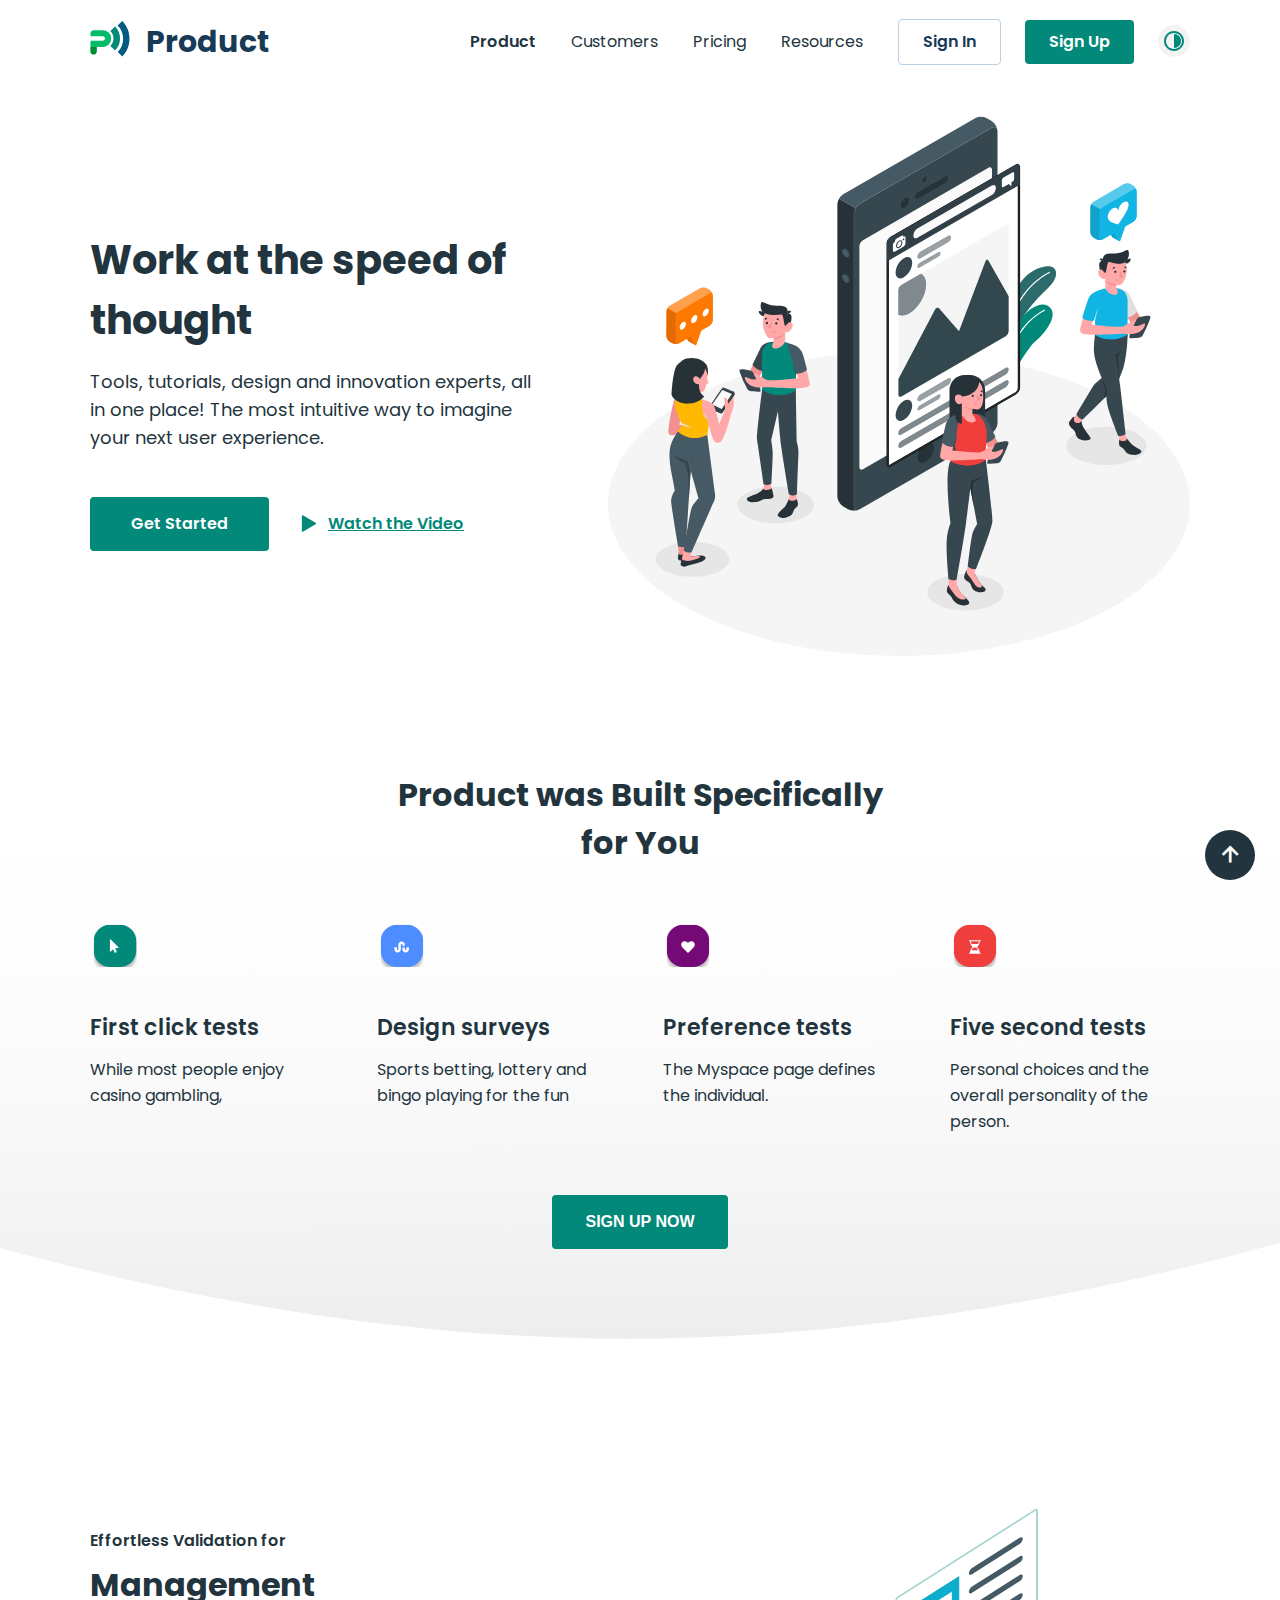
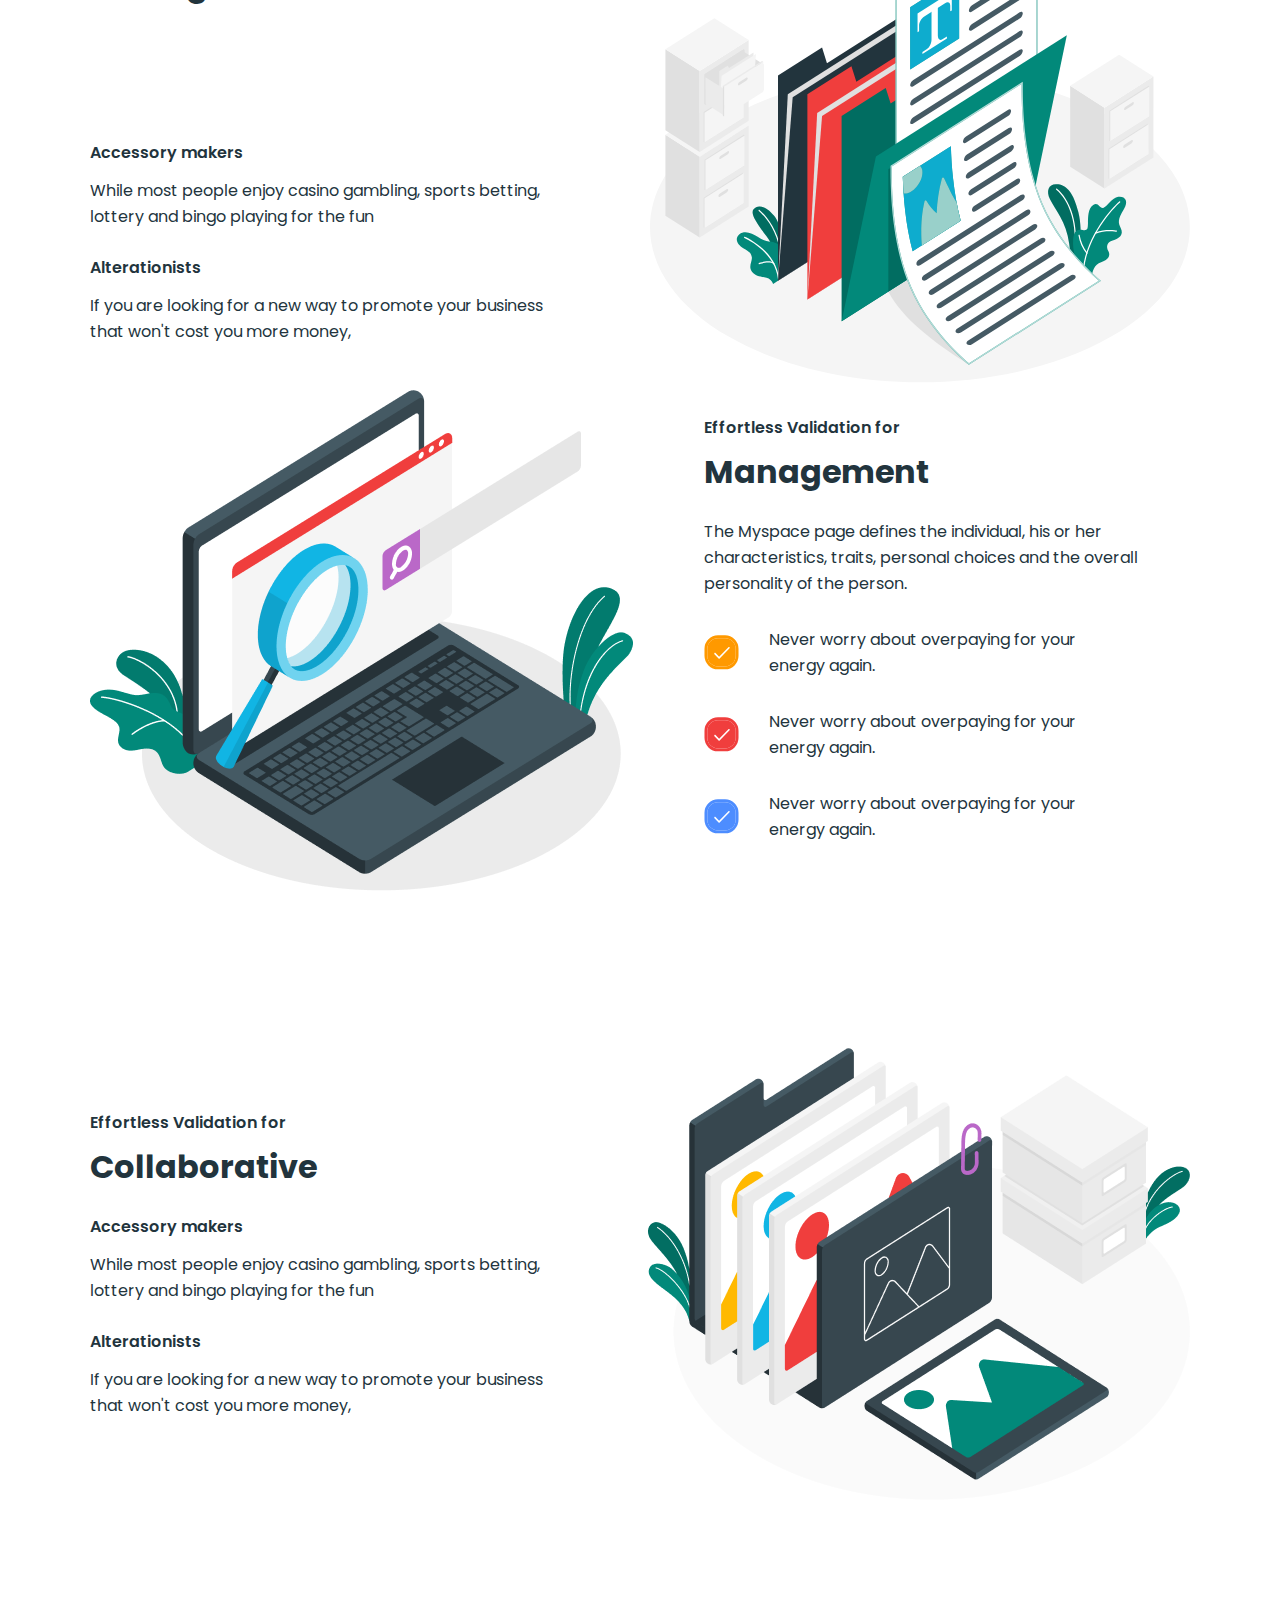
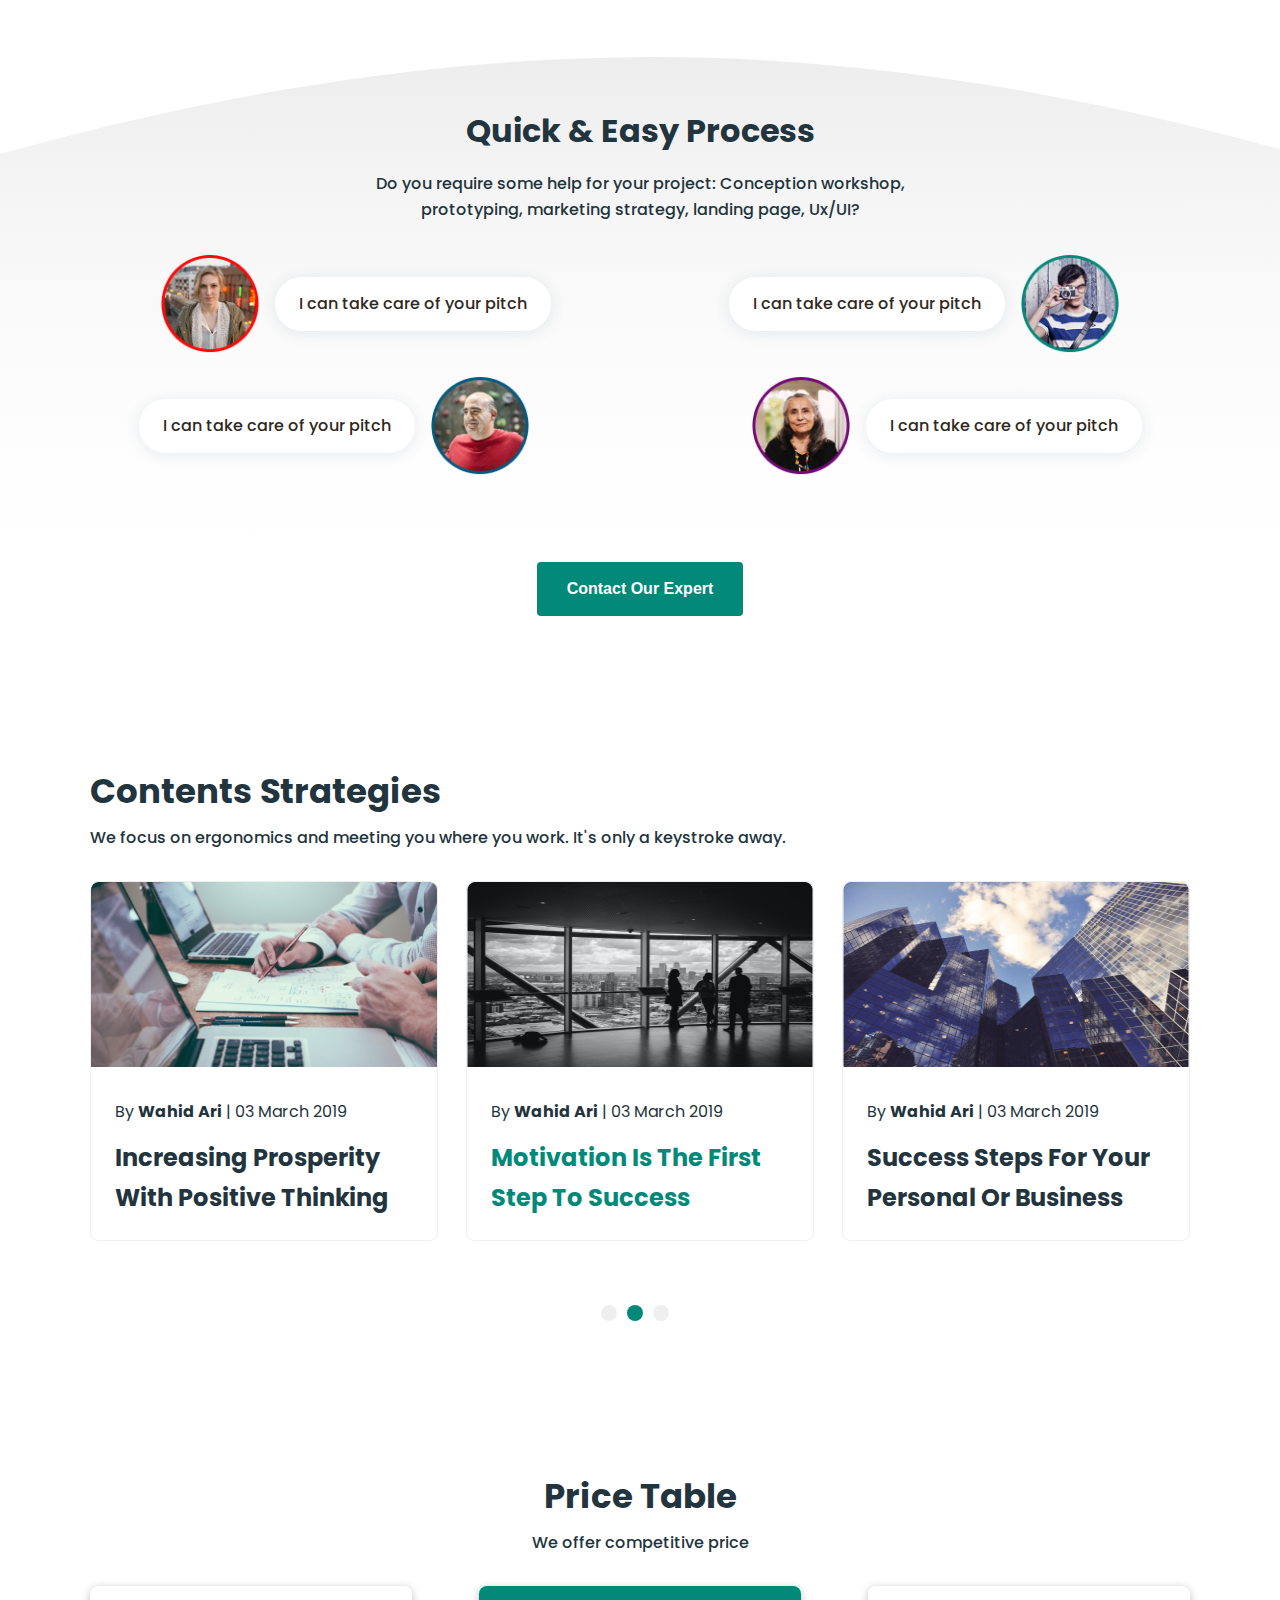
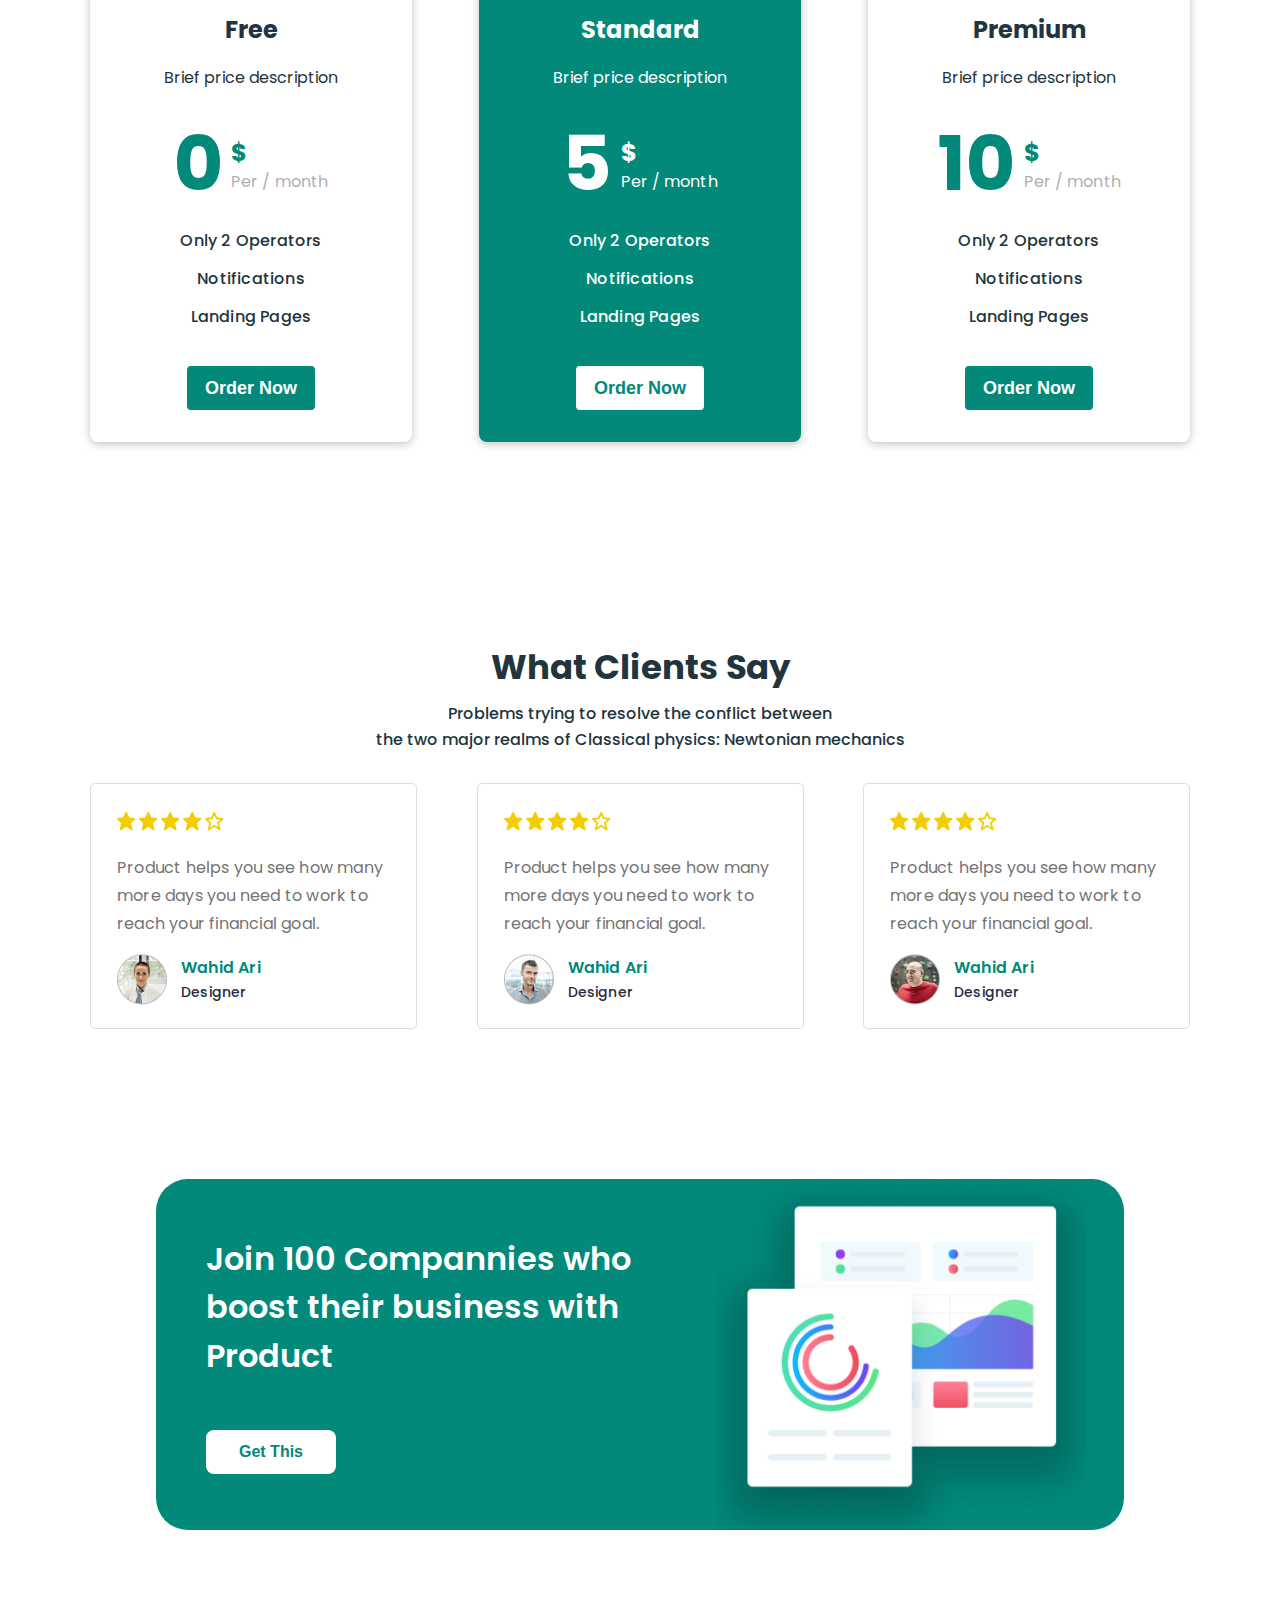
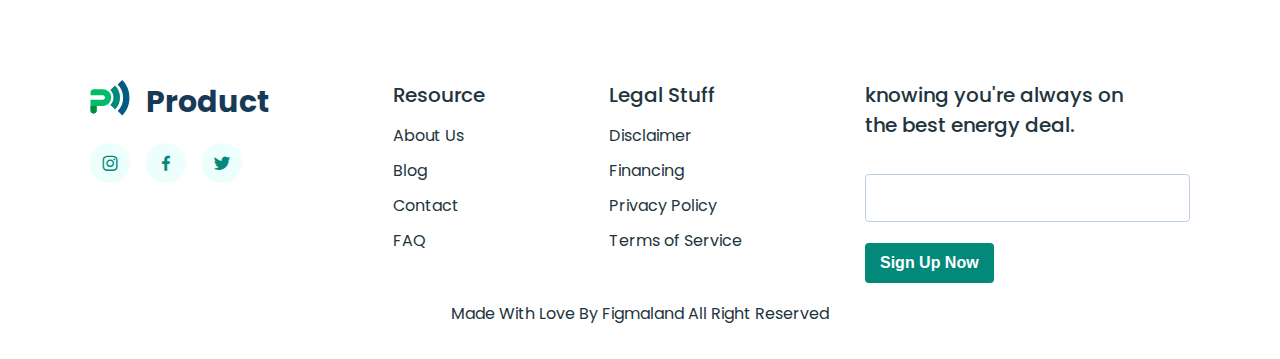
<file: index.html>
<!DOCTYPE html>
<html lang="en">

<head>
  <meta charset="UTF-8">
  <meta http-equiv="X-UA-Compatible" content="IE=edge">
  <meta name="viewport" content="width=device-width, initial-scale=1.0">
  <title>MyProduct</title>
  <link rel="shortcut icon" href="https://product-aziz-rakhim.netlify.app/images/logo.svg" type="image/x-icon">
  <link rel="stylesheet" href="https://necolas.github.io/normalize.css/8.0.1/normalize.css">
  <link href='https://unpkg.com/boxicons@2.1.1/css/boxicons.min.css' rel='stylesheet'>
  <link rel="stylesheet" href="css/col.css">
  <link rel="stylesheet" href="css/style.css">
</head>

<body>
  <section id="hero" class="hero">
    <header class="site-header header">
      <div class="container">
        <div class="header-row row middle between">
          <div class="header__imgbox row middle">
            <a href="index.html">
              <img class="header__img" src="imgs/mypro-logo.svg" alt="logo-dark">
            </a>
            <a class="header__logo" href="index.html">product</a>
          </div>
          <nav id="navbar" class="header__nav nav row middle">
            <ul class="nav__list row middle">
              <li class="nav__item">
                <a class="nav__link nav__link--active" href="index.html">product</a>
              </li>
              <li class="nav__item">
                <a class="nav__link" href="customers.html">customers</a>
              </li>
              <li class="nav__item">
                <a class="nav__link" href="pricing.html">pricing</a>
              </li>
              <li class="nav__item">
                <a class="nav__link" href="resours.html">resources</a>
              </li>
            </ul>
            <div class="header__btns row middle">
              <a class="header__btn btn" href="#">sign in</a>
              <a class="header__sbtn btn" href="#">sign up</a>
              <button id="mode" class="header__mode">
                <img class="lidar" src="imgs/darklight.svg" alt="darklight">
              </button>
            </div>
          </nav>
          <button class="header__menu">
            <i id="menu" class='bx bx-menu'></i>
          <button id="close" class="menu-close">
            <i class='bx bx-x' ></i></button>
          </button>
        </div>
      </div>
    </header>

    <div class="hero__main">
      <div class="container">
        <div class="hero__inner row middle between">
          <div class="hero__entry">
            <h2 class="hero__title">Work at the speed of thought</h2>
            <p class="hero__text">Tools, tutorials, design and innovation experts, all in one place! The most intuitive way to imagine your next user experience.</p>
            <div class="hero__links row middle">
              <a class="hero__btn btn" href="#">Get started</a>
              <img class="hero__play" src="imgs/mypro-play.svg" alt="mypro-play">
              <a class="hero__video" href="#">Watch the Video</a>
            </div>
          </div>
          <div class="hero__imgbox">
            <img class="hero__img" src="imgs/amico.svg" alt="amico">
          </div>
        </div>
      </div>
    </div>
  </section>

  <main>
    <section id="product" class="product">
      <div class="product__main">
        <div class="container">
          <div class="product__intro row center">
            <h3 class="product__title">Product  was Built Specifically for You</h3>
          </div>
          <ul class="product__list row between">
            <li class="product__item">
              <img class="prodcut__img" src="imgs/mous.svg" alt="mous">
              <h4 class="product__desc">First click tests</h4>
              <p class="product__text">While most people enjoy casino gambling,</p>
            </li>
            <li class="product__item">
              <img class="prodcut__img" src="imgs/survayes.svg" alt="survayes">
              <h4 class="product__desc">Design surveys</h4>
              <p class="product__text">Sports betting, lottery and bingo playing for the fun</p>
            </li>
            <li class="product__item">
              <img class="prodcut__img" src="imgs/prerense.svg" alt="pre">
              <h4 class="product__desc">Preference tests</h4>
              <p class="product__text">The Myspace page defines the individual.</p>
            </li>
            <li class="product__item">
              <img class="prodcut__img" src="imgs/fiv.svg" alt="fiv">
              <h4 class="product__desc">Five second tests</h4>
              <p class="product__text">Personal choices and the overall personality of the person. </p>
            </li>
          </ul>
          <div class="product__btns row center">
            <button class="product__btn btn">SIGN UP NOW</button>
          </div>
        </div>
      </div>
    </section>
  
    <section id="management" class="management">
      <div class="management__main">
        <div class="container">
          <div class="management__inner row middle between">
            <div class="management__entry">
              <p class="management__sub">Effortless Validation for</p>
              <h3 class="management__title">Management</h3>
              <h4 class="management__heading">Accessory makers</h4>
              <p class="management__txt">While most people enjoy casino gambling, sports betting, lottery and bingo playing for the fun</p>
              <h4 class="management__heading">Alterationists</h4>
              <p class="management__txt">If you are looking for a new way to promote your business that won't cost you more money, </p>
            </div>
            <div>
              <img class="management__img" src="imgs/manag.svg" alt="manag">
            </div>
          </div>
          <div class="management__box row middle between">
            <div>
              <img class="management__img" src="imgs/laptop.png" alt="laptop">
            </div>
            <div class="management__entry">
              <p class="management__sub">Effortless Validation for</p>
              <h3 class="management__title titl">Management</h3>
              <p class="management__txt texts">The Myspace page defines the individual, his or her characteristics, traits, personal choices and the overall personality of the person. </p>
              <div class="manag__box row middle">
                <img class="management__clik" src="imgs/clic.svg" alt="clic">
                <p class="management__add">Never worry about overpaying for your energy again. </p>
              </div>
              <div class="manag__box row middle">
                <img class="management__clik" src="imgs/clictwo.svg" alt="clic">
                <p class="management__add">Never worry about overpaying for your energy again. </p>
              </div>
              <div class="manag__box row middle">
                <img class="management__clik" src="imgs/click.svg" alt="clic">
                <p class="management__add">Never worry about overpaying for your energy again. </p>
              </div>
            </div>
          </div>
  
          <div class="management__inner bottom row middle between">
            <div class="management__entry">
              <p class="management__sub">Effortless Validation for</p>
              <h3 class="management__title titl">Collaborative</h3>
              <h4 class="management__heading">Accessory makers</h4>
              <p class="management__txt">While most people enjoy casino gambling, sports betting, lottery and bingo playing for the fun</p>
              <h4 class="management__heading">Alterationists</h4>
              <p class="management__txt">If you are looking for a new way to promote your business that won't cost you more money, </p>
            </div>
            <div>
              <img class="management__img" src="imgs/img.png" alt="img">
            </div>
          </div>
          </div>
        </div>
      </div>
    </section>
  
    <section id="user" class="user">
      <div class="user__main">
        <div class="container">
          <div class="user__box center">
            <h3 class="user__title">Quick & Easy Process</h3>
            <p class="user__text">Do you require some help for your project: Conception workshop,
              prototyping, marketing strategy, landing page, Ux/UI?</p>
          </div>
          <ul class="user__list row middle center">
            <li class="user__item row middle">
              <img class="user__img" src="imgs/Avator.png" alt="Avator" width="98" height="98">
              <p class="user__desc">I can take care of your pitch</p>
            </li>
            <li class="user__item row middle">
              <img class="user__img"  src="imgs/Avator (1).png" alt="Avator" width="98" height="98">
              <p class="user__desc">I can take care of your pitch</p>
            </li>
            <li class="user__item row middle">
              <img class="user__img"  src="imgs/Avator (2).png" alt="Avator" width="98" height="98">
              <p class="user__desc">I can take care of your pitch</p>
            </li>
            <li class="user__item row middle">
              <img class="user__img"  src="imgs/Avator (3).png" alt="Avator" width="98" height="98">
              <p class="user__desc">I can take care of your pitch</p>
            </li>
          </ul>
          <button class="user__btn btn">Contact our expert</button>
        </div>
      </div>
    </section>

    <section id="contents" class="contents">
      <div class="contents__main">
        <div class="container">
          <h3 class="contents__title">Contents Strategies</h3>
          <p class="contents__text">We focus on ergonomics and meeting you where you work. It's only a keystroke away.</p>
          <ul class="contents__list row middle between">
            <li class="contents__item">
              <img class="contents_img" src="imgs/wahid.png" alt="wahid">
              <div class="contents__box">
                <p class="contents__sub">By <span class="contents__span">Wahid Ari</span> |  03 March 2019</p>
              <h4 class="contents__desc">Increasing Prosperity With Positive Thinking</h4>
              </div>
            </li>
            <li class="contents__item">
              <img class="contents_img" src="imgs/wahid2.png" alt="wahid">
              <div class="contents__box">
                <p class="contents__sub">By <span class="contents__span">Wahid Ari</span> |  03 March 2019</p>
              <h4 class="contents__desc desk">Motivation Is The First Step To Success</h4>
              </div>
            </li>
            <li class="contents__item">
              <img class="contents_img" src="imgs/wahid3.png" alt="wahid">
              <div class="contents__box">
                <p class="contents__sub">By <span class="contents__span">Wahid Ari</span> |  03 March 2019</p>
              <h4 class="contents__desc">Success Steps For Your Personal Or Business</h4>
              </div>
            </li>
          </ul>
          <div class="contents__dots row middle center">
            <span class="contents__dot"></span>
            <span class="contents__dot dot"></span>
            <span class="contents__dot"></span>
          </div>
        </div>
      </div>
    </section>

    <section id="pric" class="pric">
      <div class="pric__main">
        <div class="container">
          <div class="pric__box center">
            <h3 class="contents__title">Price Table</h3>
            <p class="contents__text">We offer competitive price</p>
          </div>
          <ul class="pric__list row middle between">
            <li class="pric__item">
              <h4 class="pric__desc">Free</h4>
              <p class="pric__txt">Brief price description</p>
              <div class="pric__spans">
                <span class="pric__span">0</span>
               <div>
                <p class="pric__coast">$</p>
                <p class="pric__date">Per / month</p>
               </div>
              </div>
              <p class="pric__sub">Only 2 Operators</p>
              <p class="pric__sub">Notifications</p>
              <p class="pric__sub end">Landing Pages</p>
              <div class="pric__buttn center">
                <button class="pric__btn btn">Order Now</button>
              </div>
            </li>
            <li class="pric__item pric__active">
              <h4 class="pric__desc active">Standard</h4>
              <p class="pric__txt active">Brief price description</p>
              <div class="pric__spans">
                <span class="pric__span active">5</span>
               <div>
                <p class="pric__coast active">$</p>
                <p class="pric__date active">Per / month</p>
               </div>
              </div>
              <p class="pric__sub active">Only 2 Operators</p>
              <p class="pric__sub active">Notifications</p>
              <p class="pric__sub end active">Landing Pages</p>
              <div class="pric__buttn center">
                <button class="pric__btn btn btn__active">Order Now</button>
              </div>
            </li>
            <li class="pric__item">
              <h4 class="pric__desc">Premium</h4>
              <p class="pric__txt">Brief price description</p>
              <div class="pric__spans">
                <span class="pric__span">10</span>
               <div>
                <p class="pric__coast">$</p>
                <p class="pric__date">Per / month</p>
               </div>
              </div>
              <p class="pric__sub">Only 2 Operators</p>
              <p class="pric__sub">Notifications</p>
              <p class="pric__sub end">Landing Pages</p>
              <div class="pric__buttn center">
                <button class="pric__btn btn">Order Now</button>
              </div>
            </li>
          </ul>
        </div>
      </div>
    </section>

    <section id="client" class="client">
      <div class="client__main" >
        <div class="container">
          <div class="client__box center">
            <h3 class="contents__title">What Clients Say</h3>
            <p class="contents__text add">Problems trying to resolve the conflict between <br> the two major realms of Classical physics: Newtonian mechanics</p>
          </div>
          <ul class="client__list row middle between">
            <li class="client__item">
              <img class="client__star" src="imgs/clien-star.svg" alt="client">
              <p class="client__text">Product helps you see how many 
                more days you need to work to 
                reach your financial goal.</p>
                <div class="row middle">
                  <img class="client__img" src="imgs/Ellipse 2.png" alt="Ellipse">
                  <div>
                    <h4 class="client__name">Wahid Ari</h4>
                    <p class="client__job">Designer</p>
                  </div>
                </div>
            </li>
            <li class="client__item">
              <img class="client__star" src="imgs/clien-star.svg" alt="client">
              <p class="client__text">Product helps you see how many 
                more days you need to work to 
                reach your financial goal.</p>
                <div class="row middle">
                  <img class="client__img" src="imgs/Ellipse 2 (1).png" alt="Ellipse">
                  <div>
                    <h4 class="client__name">Wahid Ari</h4>
                    <p class="client__job">Designer</p>
                  </div>
                </div>
            </li>
            <li class="client__item">
              <img class="client__star" src="imgs/clien-star.svg" alt="client">
              <p class="client__text">Product helps you see how many 
                more days you need to work to 
                reach your financial goal.</p>
                <div class="row middle">
                  <img class="client__img" src="imgs/Ellipse 2 (2).png" alt="Ellipse">
                  <div>
                    <h4 class="client__name">Wahid Ari</h4>
                    <p class="client__job">Designer</p>
                  </div>
                </div>
            </li>
          </ul>
        </div>
      </div>
    </section>

    <section id="card" class="card">
      <div class="card__main">
        <div class="container">
          <div class="card__box">
            <div class="card__intro">
              <div class="card__entry">
                <h3 class="card__title">Join 100 Compannies who boost their business with Product</h3>
                <button class="card__btn btn">Get This</button>
              </div>
              <img class="card__img" src="imgs/Frame 18.png" alt="Frame">
            </div>
          </div>
        </div>
      </div>
    </section>
  </main>

  <footer id="footer" class="footer">
    <div class="footer__main">
      <div class="container">
        <div class="footer__box row between">
          <div class="footer__socials">
            <div class="header__imgbox footer__logo row middle">
              <a href="index.html">
                <img class="header__img" src="imgs/mypro-logo.svg" alt="logo-dark">
              </a>
              <a class="header__logo" href="index.html">product</a>
            </div>
            <div class="footer__icons row middle">
              <i class='footer__icon bx bxl-instagram'></i>
              <i class='footer__icon bx bxl-facebook' ></i>
              <i class='footer__icon bx bxl-twitter' ></i>
            </div>
          </div>
          <ul class="footer__list">
            <h4 class="footer__title">Resource</h4>
            <li class="footer__item">
              <a class="footer__link" href="#">About Us</a>
            </li>
             <li class="footer__item">
              <a class="footer__link" href="#">Blog</a>
             </li>
              <li class="footer__item">
                <a class="footer__link" href="#">Contact</a>
              </li>
              <li class="footer__item">
                <a class="footer__link" href="#">FAQ</a>
              </li>
          </ul>

          <ul class="footer__list">
            <h4 class="footer__title">Legal Stuff</h4>
            <li class="footer__item">
              <a class="footer__link" href="#">Disclaimer</a>
            </li>
            <li class="footer__item">
              <a class="footer__link" href="#">Financing</a>
            </li>
           <li class="footer__item">
            <a class="footer__link" href="#">Privacy Policy</a>
           </li>
            <li class="footer__item">
              <a class="footer__link" href="#">Terms of Service</a>
            </li>
          </ul>
          
          <form class="footer__form" action="#">
            <p class="footer__text">knowing you're always on the best energy deal. 
            </p>
            <input class="footer__input" type="text" name="text" id="text">
            <button class="footer__btn btn">Sign up Now</button>
          </form>
        </div>
        <p class="footer__end">Made With Love By Figmaland All Right Reserved 
        </p> 
      </div>
    </div>
  </footer>

  <a href="#"><i class='bx bx-up-arrow-alt' ></i></a>
  <script src="js/main.js"></script>

</body>

</html>
</file>
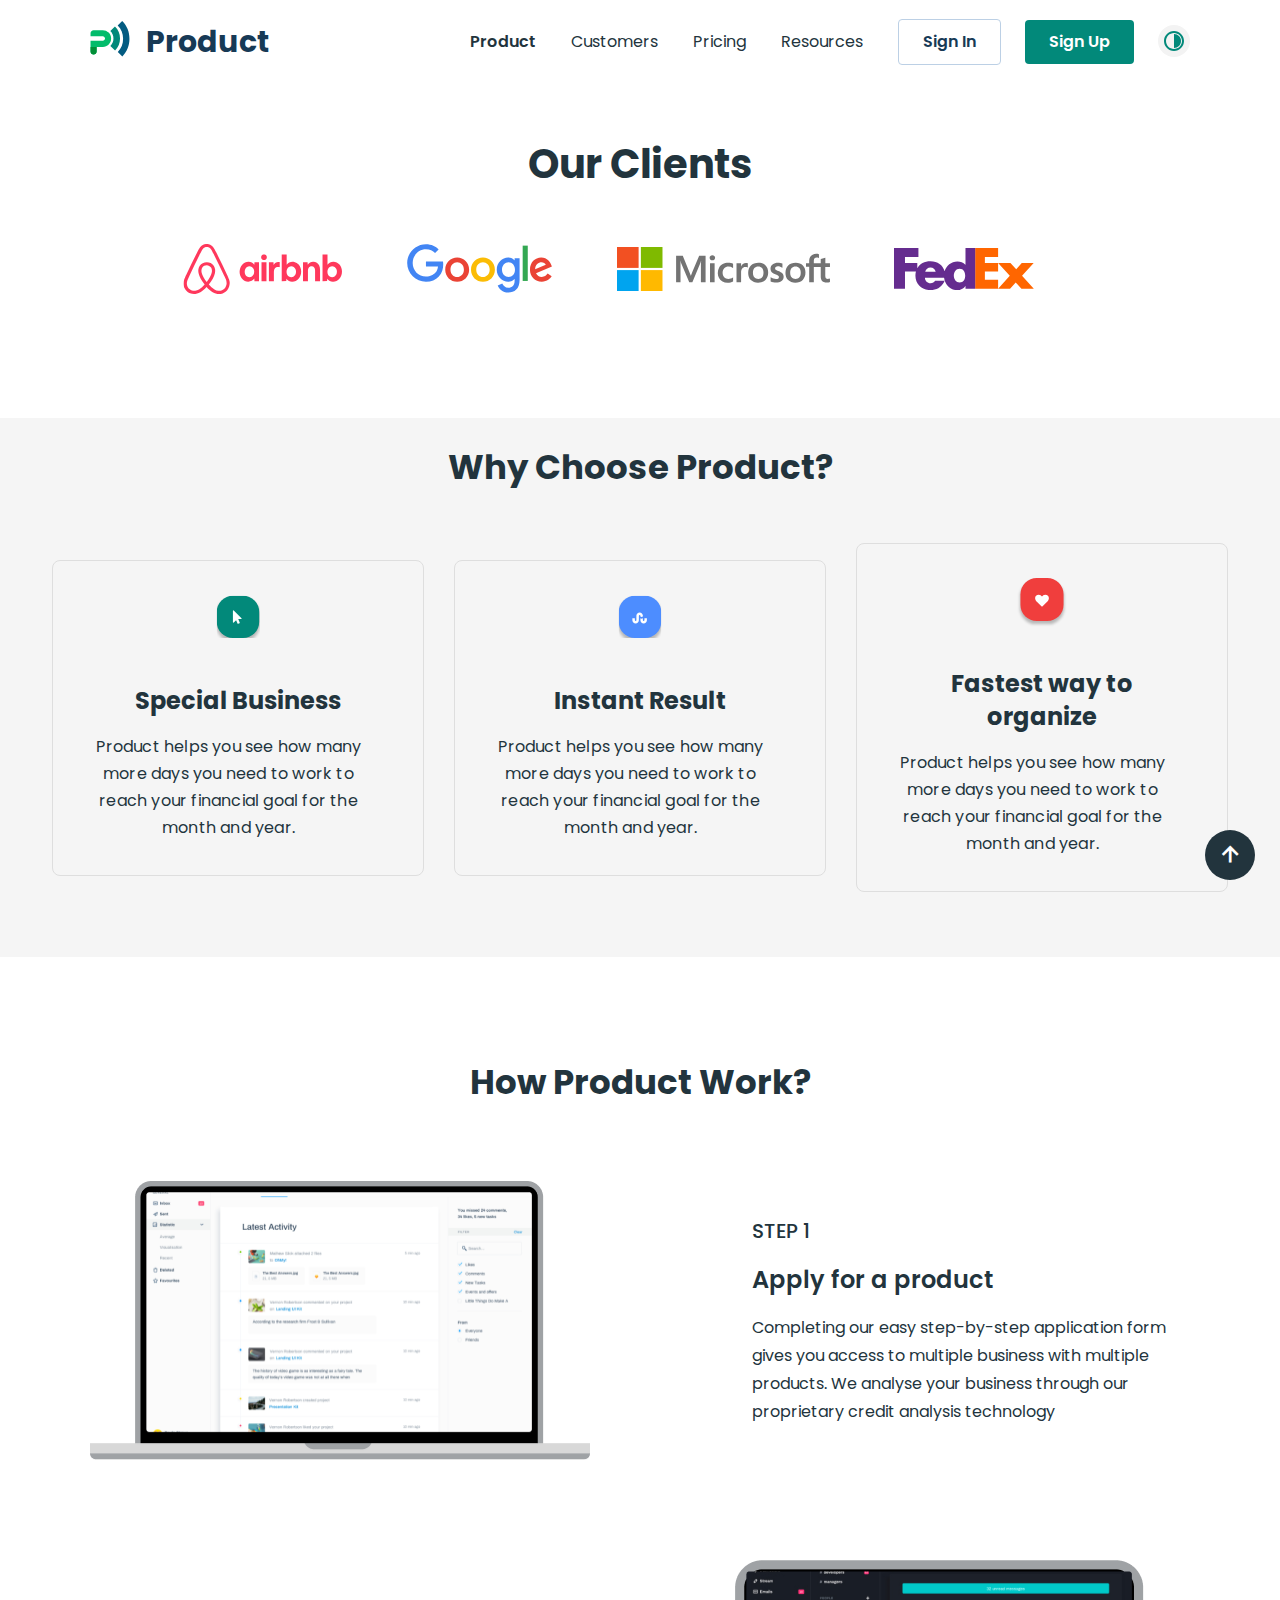
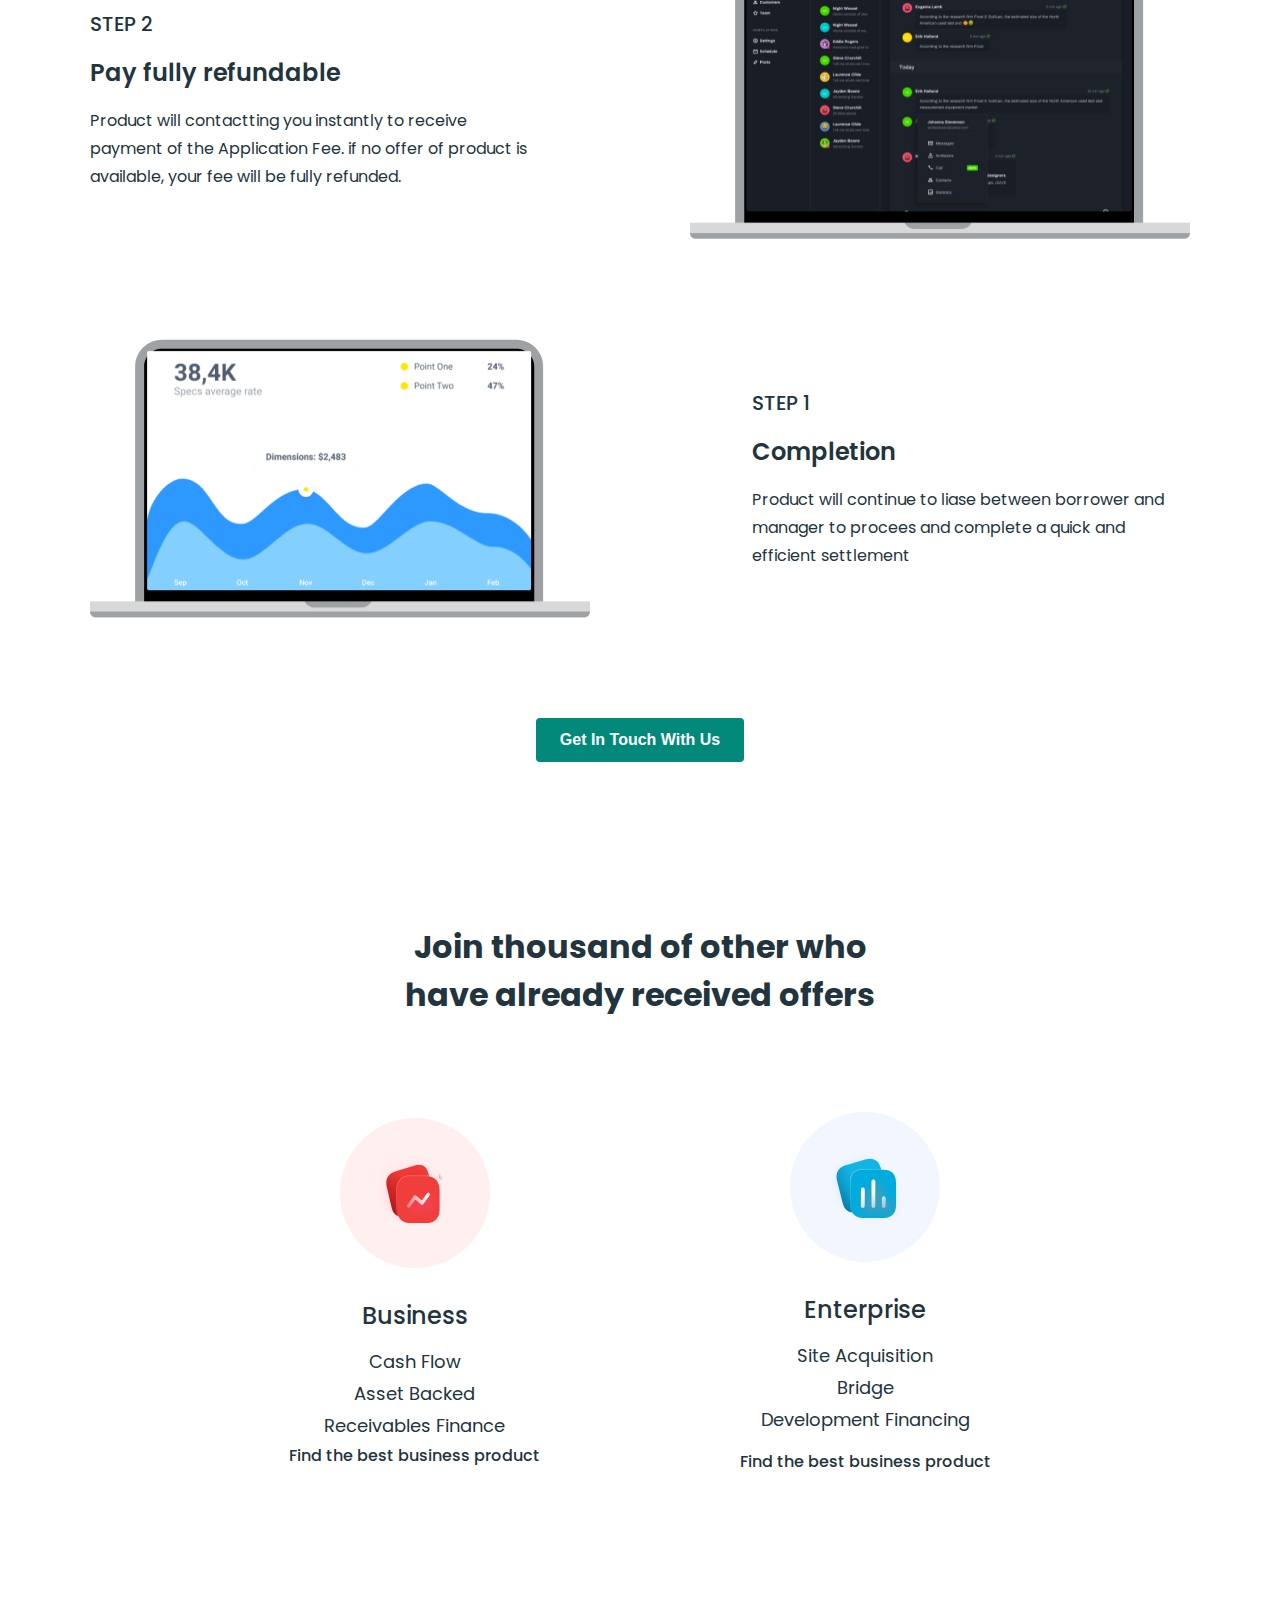
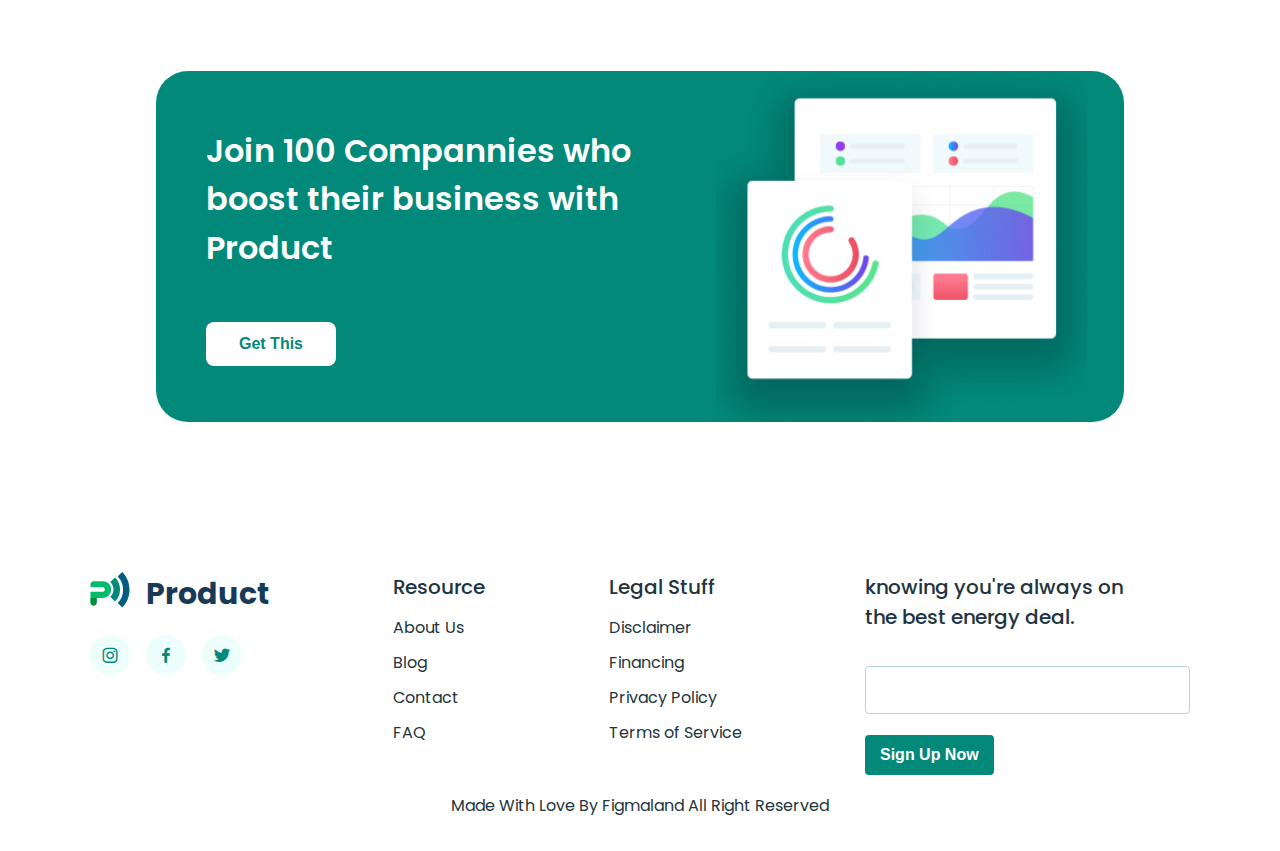
<file: customers.html>
<!DOCTYPE html>
<html lang="en">
<head>
    <meta charset="UTF-8">
    <meta http-equiv="X-UA-Compatible" content="IE=edge">
    <meta name="viewport" content="width=device-width, initial-scale=1.0">
    <title>MyProduct</title>
    <link rel="shortcut icon" href="https://product-aziz-rakhim.netlify.app/images/logo.svg" type="image/x-icon">
    <link rel="stylesheet" href="https://necolas.github.io/normalize.css/8.0.1/normalize.css">
    <link href='https://unpkg.com/boxicons@2.1.1/css/boxicons.min.css' rel='stylesheet'>
    <link rel="stylesheet" href="css/col.css">
    <link rel="stylesheet" href="css/customers.css">
    <link rel="stylesheet" href="css/style.css">
</head>
<body>
    <section id="hero" class="hero">
        <header class="site-header header">
          <div class="container">
            <div class="header-row row middle between">
              <div class="header__imgbox row middle">
                <a href="index.html">
                  <img class="header__img" src="imgs/mypro-logo.svg" alt="logo-dark">
                </a>
                <a class="header__logo" href="index.html">product</a>
              </div>
              <nav id="navbar" class="header__nav nav row middle">
                <ul class="nav__list row middle">
                  <li class="nav__item">
                    <a class="nav__link nav__link--active" href="index.html">product</a>
                  </li>
                  <li class="nav__item">
                    <a class="nav__link" href="customers.html">customers</a>
                  </li>
                  <li class="nav__item">
                    <a class="nav__link" href="pricing.html">pricing</a>
                  </li>
                  <li class="nav__item">
                    <a class="nav__link" href="resours.html">resources</a>
                  </li>
                </ul>
                <div class="header__btns row middle">
                  <a class="header__btn btn" href="#">sign in</a>
                  <a class="header__sbtn btn" href="#">sign up</a>
                  <button id="mode" class="header__mode">
                    <img class="lidar" src="imgs/darklight.svg" alt="darklight">
                  </button>
                </div>
              </nav>
              <button class="header__menu">
                <i id="menu" class='bx bx-menu'></i>
              <button id="close" class="menu-close">
                <i class='bx bx-x' ></i></button>
              </button>
            </div>
          </div>
        </header>
      </section>
      
      <main>
          <section id="company" class="company">
            <div class="company__main">
                <div class="container">
                    <h3 class="comapny__title">Our Clients</h3>
                    <ul class="company__list row middle center">
                        <li class="comapny__item">
                            <img class="air__logo" src="imgs/Airbnb Logo.svg" alt="air">
                        </li>
                        <li class="comapny__item">
                            <img class="google__logo" src="imgs/Google Logo.svg" alt="air">
                        </li>
                        <li class="comapny__item">
                            <img class="micro__logo" src="imgs/Microsoft Logo.svg" alt="air">
                        </li>
                        <li class="comapny__item">
                            <img class="fedex__logo" src="imgs/FedEx Logo.svg" alt="air">
                        </li>
                    </ul>
                </div>
            </div>
          </section>

          <section id="choose" class="choose">
            <div class="choose__main">
                <div class="container">
                    <h3 class="choose__title">Why Choose Product?</h3>
                    <ul class="choose__list">
                        <li class="choose__item center">
                            <img class="choose__img" src="imgs/mous.svg" alt="mous" width="50" height="50">
                            <h4 class="choose__desc">Special Business</h4>
                            <p class="choose__text">Product helps you see how many more days you need to work to reach your financial goal for the month and year.</p>
                        </li>
                        <li class="choose__item center">
                            <img class="choose__img" src="imgs/survayes.svg" alt="survayes" width="50" height="50">
                            <h4 class="choose__desc">Instant Result</h4>
                            <p class="choose__text">Product helps you see how many more days you need to work to reach your financial goal for the month and year.</p>
                        </li>
                        <li class="choose__item center">
                            <img class="choose__img" src="imgs/icon (2).svg" alt="icon" width="50" height="50">
                            <h4 class="choose__desc">Fastest way to organize</h4>
                            <p class="choose__text">Product helps you see how many more days you need to work to reach your financial goal for the month and year.</p>
                        </li>
                    </ul>
                </div>
            </div>
          </section>

          <section id="work" class="work">
            <div class="work__main">
                <div class="container">
                    <h3 class="work__title">How Product Work?</h3>
                    <ul class="work__list">
                        <li class="work__item row middle between">
                            <img class="work__img" src="imgs/mac1.png" alt="mac">
                            <div class="work__box">
                                <p class="work__intro">step 1</p>
                                <h4 class="work__desc">Apply for a product</h4>
                                <p class="work__text">Completing our easy step-by-step application form gives you access to multiple business with multiple products. We analyse your business through our proprietary credit analysis technology </p>
                            </div>
                        </li>
                        <li class="work__item row middle between">
                            <img class="work__img" src="imgs/mac2.png" alt="mac">
                            <div class="work__box">
                                <p class="work__intro">step 2</p>
                                <h4 class="work__desc">Pay fully refundable</h4>
                                <p class="work__text">Product will contactting you instantly to receive payment of the Application Fee. if no offer of product is available, your fee will be fully refunded.</p>
                            </div>
                        </li>
                        <li class="work__item row middle between">
                            <img class="work__img" src="imgs/mac3.png" alt="mac">
                            <div class="work__box">
                                <p class="work__intro">step 1</p>
                                <h4 class="work__desc">Completion</h4>
                                <p class="work__text">Product will continue to liase between borrower and manager to procees and complete a quick and efficient settlement</p>
                            </div>
                        </li>
                    </ul>
                    <div class="center">
                        <button class="work__btn btn">Get in touch with us</button>
                    </div>
                </div>
            </div>
          </section>

          <section id="join" class="join">
            <div class="join__main">
                <div class="container">
                   <div class="row center">
                    <h3 class="join__title">Join thousand of other who have already received offers</h3>
                   </div>
                    <ul class="join__list row middle evenly">
                        <li class="join__item center">
                            <img class="join__img" src="imgs/Image Placeholder.svg" alt="place" width="150" height="150">
                            <h4 class="join__desc">Business</h4>
                            <ul class="join__list">
                                <li class="join__itm">
                                    <a class="join__link" href="#">Cash Flow</a>
                                </li>
                                <li class="join__itm">
                                    <a class="join__link" href="#">Asset Backed</a>
                                </li>
                                <li class="join__itm">
                                    <a class="join__link" href="#">Receivables Finance</a>
                                </li>
                            </ul>
                            <p class="join__text">Find the best business product</p>
                        </li>
                        <li class="join__item center">
                            <img class="join__img" src="imgs/Image Placeholder (1).svg" alt="place" width="150" height="150">
                            <h4 class="join__desc">Enterprise</h4>
                            <ul class="join__list list">
                                <li class="join__itm">
                                    <a class="join__link" href="#">Site Acquisition</a>
                                </li>
                                <li class="join__itm">
                                    <a class="join__link" href="#">Bridge </a>
                                </li>
                                <li class="join__itm">
                                    <a class="join__link" href="#">Development Financing</a>
                                </li>
                            </ul>
                            <p class="join__text">Find the best business product</p>
                        </li>
                    </ul>
                </div>
            </div>
          </section>

          <section id="card" class="card">
            <div class="card__main">
              <div class="container">
                <div class="card__box">
                  <div class="card__intro">
                    <div class="card__entry">
                      <h3 class="card__title">Join 100 Compannies who boost their business with Product</h3>
                      <button class="card__btn btn">Get This</button>
                    </div>
                    <img class="card__img" src="imgs/Frame 18.png" alt="Frame">
                  </div>
                </div>
              </div>
            </div>
          </section>
        </main>
        
        <footer id="footer" class="footer">
          <div class="footer__main">
            <div class="container">
              <div class="footer__box row between">
                <div class="footer__socials">
                  <div class="header__imgbox footer__logo row middle">
                    <a href="index.html">
                      <img class="header__img" src="imgs/mypro-logo.svg" alt="logo-dark">
                    </a>
                    <a class="header__logo" href="index.html">product</a>
                  </div>
                  <div class="footer__icons row middle">
                    <i class='footer__icon bx bxl-instagram'></i>
                    <i class='footer__icon bx bxl-facebook' ></i>
                    <i class='footer__icon bx bxl-twitter' ></i>
                  </div>
                </div>
                <ul class="footer__list">
                  <h4 class="footer__title">Resource</h4>
                  <li class="footer__item">
                    <a class="footer__link" href="#">About Us</a>
                  </li>
                   <li class="footer__item">
                    <a class="footer__link" href="#">Blog</a>
                   </li>
                    <li class="footer__item">
                      <a class="footer__link" href="#">Contact</a>
                    </li>
                    <li class="footer__item">
                      <a class="footer__link" href="#">FAQ</a>
                    </li>
                </ul>
      
                <ul class="footer__list">
                  <h4 class="footer__title">Legal Stuff</h4>
                  <li class="footer__item">
                    <a class="footer__link" href="#">Disclaimer</a>
                  </li>
                  <li class="footer__item">
                    <a class="footer__link" href="#">Financing</a>
                  </li>
                 <li class="footer__item">
                  <a class="footer__link" href="#">Privacy Policy</a>
                 </li>
                  <li class="footer__item">
                    <a class="footer__link" href="#">Terms of Service</a>
                  </li>
                </ul>
                
                <form class="footer__form" action="#">
                  <p class="footer__text">knowing you're always on the best energy deal. 
                  </p>
                  <input class="footer__input" type="text" name="text" id="text">
                  <button class="footer__btn btn">Sign up Now</button>
                </form>
              </div>
              <p class="footer__end">Made With Love By Figmaland All Right Reserved 
              </p> 
            </div>
          </div>
        </footer>

    <a href="#"><i class='bx bx-up-arrow-alt'></i></a>
    <script src="js/main.js"></script>
</body>
</html>
</file>
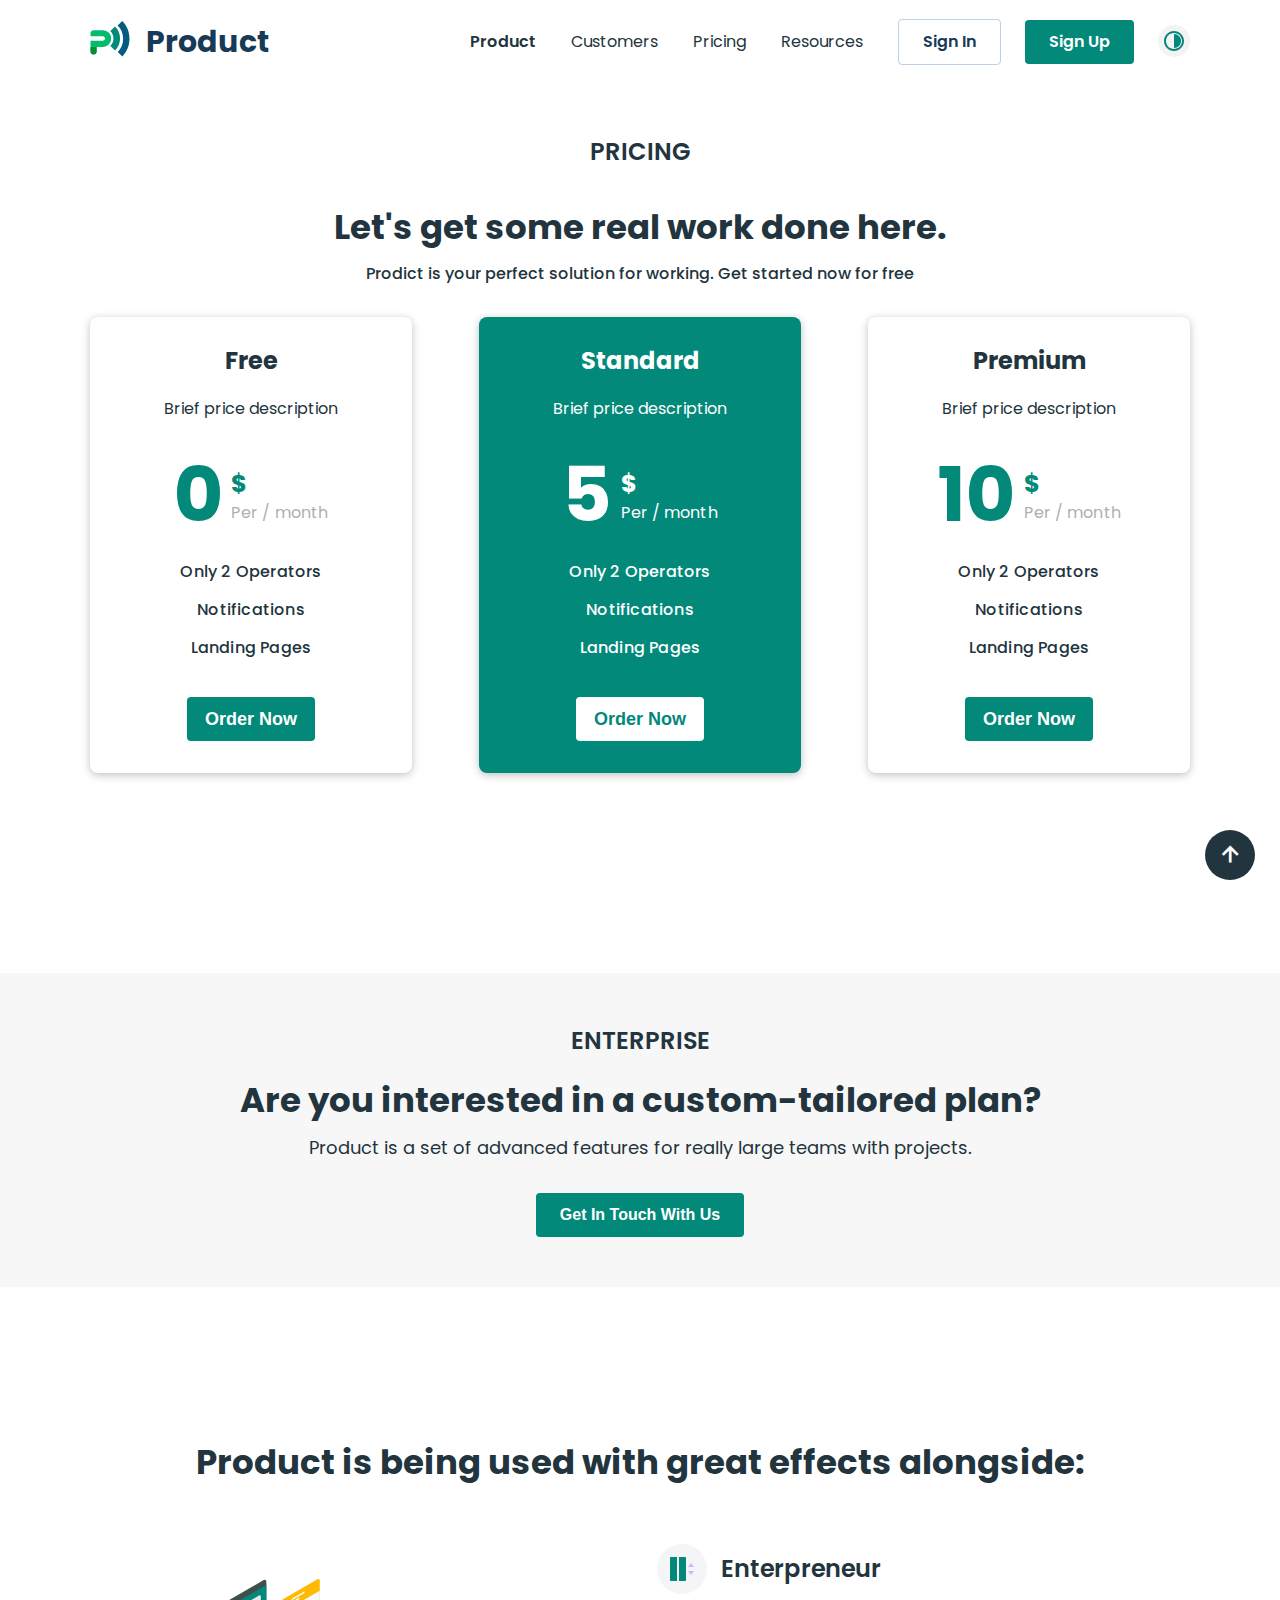
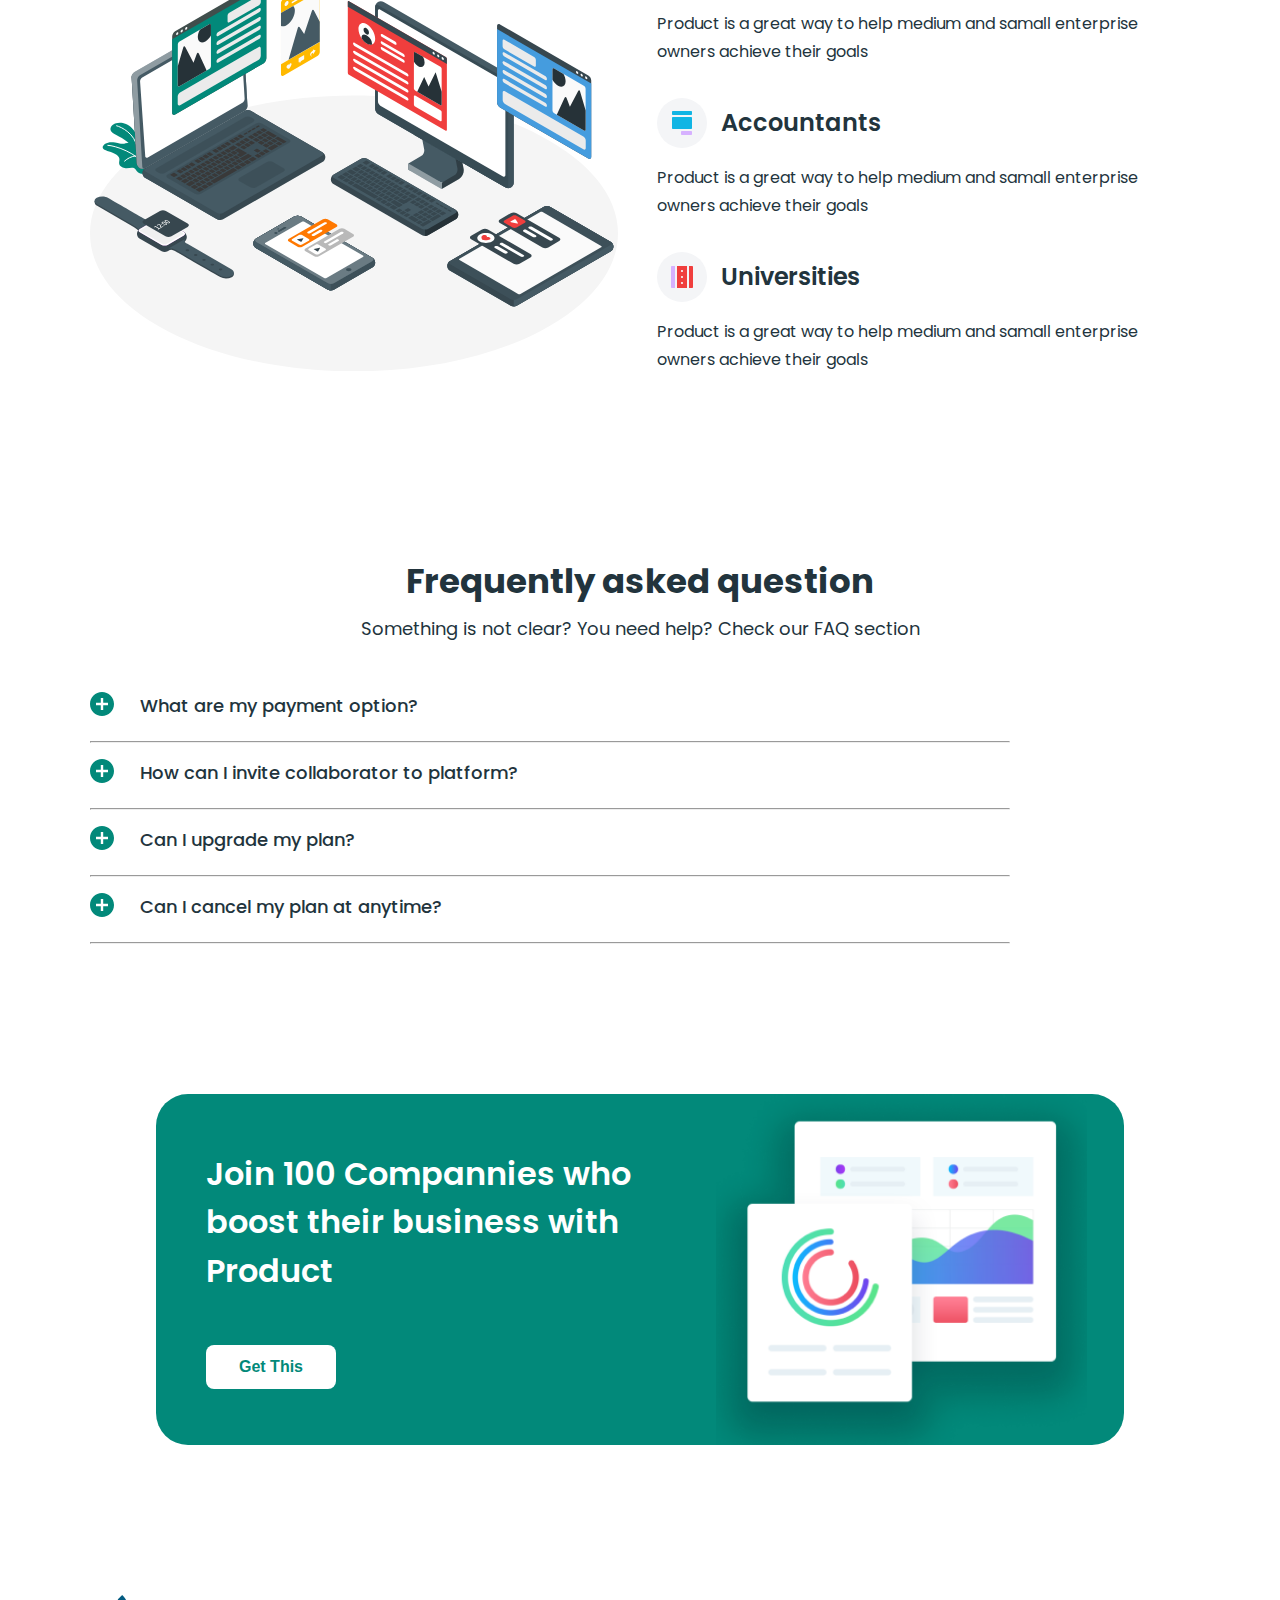
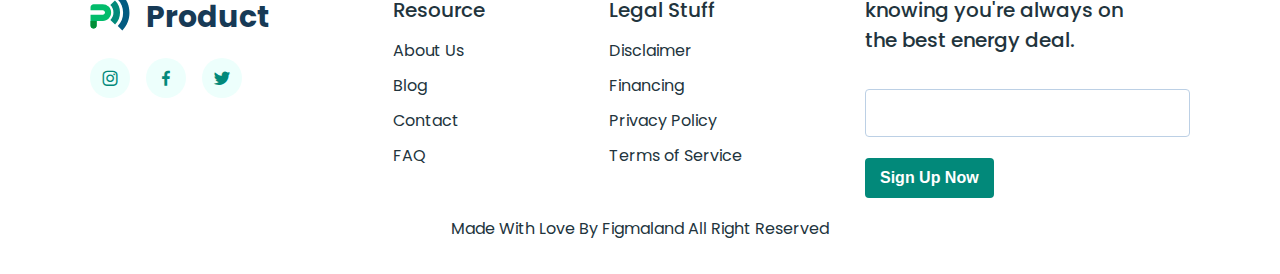
<file: pricing.html>
<!DOCTYPE html>
<html lang="en">

<head>
    <meta charset="UTF-8">
    <meta http-equiv="X-UA-Compatible" content="IE=edge">
    <meta name="viewport" content="width=device-width, initial-scale=1.0">
    <title>MyProduct</title>
    <link rel="shortcut icon" href="https://product-aziz-rakhim.netlify.app/images/logo.svg" type="image/x-icon">
    <link rel="stylesheet" href="https://necolas.github.io/normalize.css/8.0.1/normalize.css">
    <link href='https://unpkg.com/boxicons@2.1.1/css/boxicons.min.css' rel='stylesheet'>
    <link rel="stylesheet" href="css/col.css">
    <link rel="stylesheet" href="css/pricing.css">
    <link rel="stylesheet" href="css/style.css">
</head>

<body>
    <section id="hero" class="hero">
        <header class="site-header header">
            <div class="container">
                <div class="header-row row middle between">
                    <div class="header__imgbox row middle">
                        <a href="index.html">
                            <img class="header__img" src="imgs/mypro-logo.svg" alt="logo-dark">
                        </a>
                        <a class="header__logo" href="index.html">product</a>
                    </div>
                    <nav id="navbar" class="header__nav nav row middle">
                        <ul class="nav__list row middle">
                            <li class="nav__item">
                                <a class="nav__link nav__link--active" href="index.html">product</a>
                            </li>
                            <li class="nav__item">
                                <a class="nav__link" href="customers.html">customers</a>
                            </li>
                            <li class="nav__item">
                                <a class="nav__link" href="pricing.html">pricing</a>
                            </li>
                            <li class="nav__item">
                                <a class="nav__link" href="resours.html">resources</a>
                            </li>
                        </ul>
                        <div class="header__btns row middle">
                            <a class="header__btn btn" href="#">sign in</a>
                            <a class="header__sbtn btn" href="#">sign up</a>
                            <button id="mode" class="header__mode">
                                <img class="lidar" src="imgs/darklight.svg" alt="darklight">
                            </button>
                        </div>
                    </nav>
                    <button class="header__menu">
                        <i id="menu" class='bx bx-menu'></i>
                        <button id="close" class="menu-close">
                            <i class='bx bx-x'></i></button>
                    </button>
                </div>
            </div>
        </header>
    </section>

    <main>
        <section id="pric" class="pric">
            <div class="pric__main">
                <div class="container">
                    <div class="pric__box center">
                        <p class="pric__about">pricing</p>
                        <h3 class="contents__title pric__bott">Let's get some real work done here.</h3>
                        <p class="contents__text pric__bottom">Prodict is your perfect solution for working. Get started now
                            for free</p>
                    </div>
                    <ul class="pric__list row middle between">
                        <li class="pric__item">
                            <h4 class="pric__desc">Free</h4>
                            <p class="pric__txt">Brief price description</p>
                            <div class="pric__spans">
                                <span class="pric__span">0</span>
                                <div>
                                    <p class="pric__coast">$</p>
                                    <p class="pric__date">Per / month</p>
                                </div>
                            </div>
                            <p class="pric__sub">Only 2 Operators</p>
                            <p class="pric__sub">Notifications</p>
                            <p class="pric__sub end">Landing Pages</p>
                            <div class="pric__buttn center">
                                <button class="pric__btn btn">Order Now</button>
                            </div>
                        </li>
                        <li class="pric__item pric__active">
                            <h4 class="pric__desc active">Standard</h4>
                            <p class="pric__txt active">Brief price description</p>
                            <div class="pric__spans">
                                <span class="pric__span active">5</span>
                                <div>
                                    <p class="pric__coast active">$</p>
                                    <p class="pric__date active">Per / month</p>
                                </div>
                            </div>
                            <p class="pric__sub active">Only 2 Operators</p>
                            <p class="pric__sub active">Notifications</p>
                            <p class="pric__sub end active">Landing Pages</p>
                            <div class="pric__buttn center">
                                <button class="pric__btn btn btn__active">Order Now</button>
                            </div>
                        </li>
                        <li class="pric__item">
                            <h4 class="pric__desc">Premium</h4>
                            <p class="pric__txt">Brief price description</p>
                            <div class="pric__spans">
                                <span class="pric__span">10</span>
                                <div>
                                    <p class="pric__coast">$</p>
                                    <p class="pric__date">Per / month</p>
                                </div>
                            </div>
                            <p class="pric__sub">Only 2 Operators</p>
                            <p class="pric__sub">Notifications</p>
                            <p class="pric__sub end">Landing Pages</p>
                            <div class="pric__buttn center">
                                <button class="pric__btn btn">Order Now</button>
                            </div>
                        </li>
                    </ul>
                </div>
            </div>
        </section>

        <section id="plan" class="plan">
            <div class="plan__main">
                <div class="container">
                    <div class="plan__intro center">
                        <p class="plan__text">enterprise</p>
                        <h3 class="plan__title">Are you interested  in a custom-tailored plan?</h3>
                        <p class="plan__sub">Product is a set of advanced features for really large teams with projects.</p>
                        <button class="plan__btn btn">Get in touch with us</button>
                    </div>
                </div>
            </div>
        </section>

        <section id="effect" class="effect">
            <div class="effect__main">
                <div class="container">
                    <h3 class="effect__title">Product is being used with great effects alongside:</h3>
                    <div class="effect__intro row middle between">
                       <div class="effect__imgbox"></div>
                        <div class="effect__entry">
                            <div class="effect__box row middle">
                                <img src="imgs/Feature Icon with circle.svg" alt="icon" width="50" height="50">
                                <h4 class="effect__sub">Enterpreneur</h4>
                            </div>
                            <p class="effect__txt">Product is a great way to help medium and samall enterprise owners achieve their goals</p>
                            <div class="effect__box row middle">
                                <img src="imgs/Feature Icon with circle (1).svg" alt="icon" width="50" height="50">
                                <h4 class="effect__sub">Accountants</h4>
                            </div>
                            <p class="effect__txt">Product is a great way to help medium and samall enterprise owners achieve their goals</p>
                            <div class="effect__box row middle">
                                <img src="imgs/Feature Icon with circle (2).svg" alt="icon" width="50" height="50">
                                <h4 class="effect__sub">Universities</h4>
                            </div>
                            <p class="effect__txt">Product is a great way to help medium and samall enterprise owners achieve their goals</p>
                        </div>
                    </div>
                </div>
            </div>
        </section>

        <section id="info" class="info">
            <div class="info__main">
                <div class="container">
                    <div class="info__intro center">
                        <h3 class="info__title">Frequently asked question</h3>
                        <p class="info__text">Something is not clear? You need help? Check our FAQ section</p>
                    </div>
                    <ul class="info__list">
                        <li class="info__item">
                            <p class="info__ask">What are my payment option?</p>
                            <hr class="hr">
                        </li>
                        <li class="info__item">
                            <p class="info__ask">How can I invite collaborator to platform?</p>
                            <div class="info__answer">
                                <p class="answer">After creating your account you will have an oppurtunity to create your first project that will be associated withthe collaborators e-mail. An invitation  will be sent automatically. Then, invited user will have to confirm his account by e-mail and finish userd onboarding.</p>
                            </div>
                            <hr class="hr">
                        </li>
                        <li class="info__item">
                            <p class="info__ask">Can I upgrade my plan?</p>
                            <hr class="hr">
                        </li>
                        <li class="info__item">
                            <p class="info__ask">Can I cancel my plan at anytime?</p>
                            <hr class="hr">
                        </li>
                    </ul>
                </div>
            </div>
        </section>

        <section id="card" class="card">
            <div class="card__main">
              <div class="container">
                <div class="card__box">
                  <div class="card__intro">
                    <div class="card__entry">
                      <h3 class="card__title">Join 100 Compannies who boost their business with Product</h3>
                      <button class="card__btn btn">Get This</button>
                    </div>
                    <img class="card__img" src="imgs/Frame 18.png" alt="Frame">
                  </div>
                </div>
              </div>
            </div>
          </section>
    </main>

    <footer id="footer" class="footer">
        <div class="footer__main">
          <div class="container">
            <div class="footer__box row between">
              <div class="footer__socials">
                <div class="header__imgbox footer__logo row middle">
                  <a href="index.html">
                    <img class="header__img" src="imgs/mypro-logo.svg" alt="logo-dark">
                  </a>
                  <a class="header__logo" href="index.html">product</a>
                </div>
                <div class="footer__icons row middle">
                  <i class='footer__icon bx bxl-instagram'></i>
                  <i class='footer__icon bx bxl-facebook' ></i>
                  <i class='footer__icon bx bxl-twitter' ></i>
                </div>
              </div>
              <ul class="footer__list">
                <h4 class="footer__title">Resource</h4>
                <li class="footer__item">
                  <a class="footer__link" href="#">About Us</a>
                </li>
                 <li class="footer__item">
                  <a class="footer__link" href="#">Blog</a>
                 </li>
                  <li class="footer__item">
                    <a class="footer__link" href="#">Contact</a>
                  </li>
                  <li class="footer__item">
                    <a class="footer__link" href="#">FAQ</a>
                  </li>
              </ul>
    
              <ul class="footer__list">
                <h4 class="footer__title">Legal Stuff</h4>
                <li class="footer__item">
                  <a class="footer__link" href="#">Disclaimer</a>
                </li>
                <li class="footer__item">
                  <a class="footer__link" href="#">Financing</a>
                </li>
               <li class="footer__item">
                <a class="footer__link" href="#">Privacy Policy</a>
               </li>
                <li class="footer__item">
                  <a class="footer__link" href="#">Terms of Service</a>
                </li>
              </ul>
              
              <form class="footer__form" action="#">
                <p class="footer__text">knowing you're always on the best energy deal. 
                </p>
                <input class="footer__input" type="text" name="text" id="text">
                <button class="footer__btn btn">Sign up Now</button>
              </form>
            </div>
            <p class="footer__end">Made With Love By Figmaland All Right Reserved 
            </p> 
          </div>
        </div>
      </footer>
    
    <a href="#"><i class='bx bx-up-arrow-alt'></i></a>
    <script src="js/main.js"></script>
</body>

</html>
</file>
<file: css/col.css>
* {
  margin: 0;
  padding: 0;
  box-sizing: border-box;
}

.container {
  width: 1140px;
  padding: 0 20px;
  margin: 0 auto;
}

.row {
  display: flex;
  flex-flow: row wrap;
}

.between {
  justify-content: space-between;
}
.around {
  justify-content: space-around;
}
.evenly {
  justify-content: space-evenly;
}
.middle {
  align-items: center;
}
.center {
  text-align: center;
  justify-content: center;
}

.col-1 {
  max-width: 8.33333%;
  flex-basis: 8.33333%;
}
.col-2 {
  max-width: 16.66666%;
  flex-basis: 16.66666%;
}
.col-3 {
  max-width: 25%;
  flex-basis: 25%;
}
.col-4 {
  max-width: 33.33333%;
  flex-basis: 33.33333%;
}
.col-5 {
  max-width: 41.66666%;
  flex-basis: 41.66666%;
}
.col-6 {
  max-width: 50%;
  flex-basis: 50%;
}
.col-7 {
  max-width: 58.33333%;
  flex-basis: 58.33333%;
}
.col-8 {
  max-width: 66.66666%;
  flex-basis: 66.66666%;
}
.col-9 {
  max-width: 75%;
  flex-basis: 75%;
}
.col-10 {
  max-width: 83.33333%;
  flex-basis: 83.33333%;
}
.col-11 {
  max-width: 91.66666%;
  flex-basis: 91.66666%;
}
.col-12 {
  max-width: 100%;
  flex-basis: 100%;
}
</file>
<file: css/style.css>
@import url('https://fonts.googleapis.com/css2?family=Poppins:wght@400;500;600;700&display=swap');

*,
*::after,
*::before {
  margin: 0;
  padding: 0;
  box-sizing: border-box;
}

html {
  scroll-behavior: smooth;
}

body {
  background-color: var(--background-color);
  min-height: 100vh;
  display: flex;
  flex-direction: column;
  font-family: 'Poppins', sans-serif;
}

:root {
  --hero-back: #fff;
  --logo-color: #173a56;
  --primary-color: #22343d;
  --btn-bck-color: #02897a;
  --background-color: #fff;
  --icon-color: #000;
  --back-color: #fff;
  --border: #efefef;
  --up-back: #22343d;
  --up-color: #fff;
  --background-image: url(../imgs/Bg.svg); 
  --back-image: url(../imgs/baccc.svg);
}

.dark {
  --background-color: #1f2e35;
  --back-color: #1f2e35;
  --hero-back: #29353b;
  --primary-color: #fff;
  --logo-color: #fff;
  --icon-color: #fff;
  --border: none;
  --up-back: #fff;
  --up-color: #22343d;
  --background-image: url(../imgs/Bg\ \(1\).svg);
  --back-image: url(../imgs/baccc2.svg)

}

#hero {
  background-color: var(--hero-back);
}

.site-header {
  padding: 19px 0;
}

.header__img {
  width: 40px;
  height: 36px;
  margin-right: 16px;
}
.header__logo {
  font-weight: 700;
  font-size: 30px;
  line-height: 28px;
  color: var(--logo-color);
  text-transform: capitalize;
  text-decoration: none;
}

.header__nav {
  padding: 0;
  margin: 0;
}
.nav__list {
  list-style: none;
}
.nav__item {
   margin-right: 35px;
}
.nav__link {
  font-weight: 400;
  font-size: 16px;
  line-height: 28px;
  color: var(--primary-color);
  text-decoration: none;
  text-transform: capitalize;
}
.nav__link--active {
  font-weight: 600;
}

.btn {
  text-decoration: none;
  font-weight: 600;
  font-size: 16px;
  line-height: 24px;
  padding: 10px 24px;
  text-transform: capitalize;
  background-color: var(--btn-bck-color);
  border-radius: 4px;
  color: #fff;
  cursor: pointer;
  border: none;
}
.header__btn {
  border: 1px solid #bcd0e5;
  border-radius: 4px;
  color: var(--logo-color);
  background-color: transparent;
  margin-right: 24px;
}
.header__sbtn {
  margin-right: 24px;
}
.header__mode {
  border: none;
  background-color: transparent;
}

.header__menu {
  border: none;
  background-color: transparent;
  display: none;
}

.bx-menu {
  font-size: 30px;
  color: var(--icon-color);
}

.menu-close {
  border: none;
  background-color: transparent;
  display: none;
}
.bx-x {
  color: var(--primary-color);
  font-size: 35px;
  
}

@media screen and (max-width: 992px) {
  .container {
    width: 85%;
  }
  .site-header {
    background-color: var(--background-color);
    box-shadow: 0px -2px 8px rgba(0, 0, 0, 0.25);
  }
  .header__menu {
    display: block;
  }

  .header__nav {
    position: fixed;
    top: 0;
    right: -100%;
    width: 75vw;
    min-height: 100vh;
    background-color: var(--back-color);
    flex-direction: column;
    justify-content: center;
    transition: all 1s ease;
    z-index: 100;
  }

  .nav__list {
    flex-direction: column;
  }

  .nav__item {
    margin-bottom: 30px;
  }

  .nav__link {
    color: var(--primary-color);
    font-size: 25px;
    border-bottom: 2px solid var(--btn-bck-color);
  }
  .header__btn {
    color: var(--primary-color);
  }
  
  .header__mode {
    margin: 0 auto;
  }

  .show {
    top: 0;
    right: 0;
    transition: all 1s ease;
  }
  .hide {
    display: none;
  }

  .menu-close {
    z-index: 200;
  }
  .show-it {
    display: block;
  }

}


.hero__main {
  padding-top: 25px;
  margin-bottom: 100px;
}

.hero__title {
  font-weight: bold;
  font-size: 40px;
  line-height: 60px;
  color: var(--primary-color);
  width: 518px;
  margin-bottom: 18px;
}
.hero__text {
  font-size: 18px;
  line-height: 28px;
  color: var(--primary-color);
  width: 458px;
  margin-bottom: 45px;
}

.hero__btn {
  padding: 15px 41px;
  margin-right: 30px;
}
.hero__play {
  width: 20px;
  height: 17px;
  margin-right: 9px;
}
.hero__video {
  font-weight: 600;
  font-size: 16px;
  line-height: 24px;
  color: var(--btn-bck-color);
}

.hero__img {
  width: 582px;
  height: 555px;
}

@media screen and (max-width: 992px) {
  .hero__inner {
    flex-direction: column-reverse;
  }

  .hero__img {
    margin-bottom: 21px;
  }

  .hero__title {
    text-align: center;
  }
  .hero__text {
    text-align: center;
  }
  .hero__links {
    justify-content: center;
  }
}
@media screen and (max-width: 768px) {
  .hero__inner {
    flex-direction: column-reverse;
  }

  .hero__img {
    width: 450px;
    margin-bottom: 21px;
  }

  .hero__title {
    text-align: center;
  }
  .hero__text {
    text-align: center;
  }
  .hero__links {
    justify-content: center;
  }

  .lidar {
    position: absolute;
    top: 20px;
    right: 28%;
  }
}

@media screen and (max-width: 576px) {
  .hero__inner {
    flex-direction: column-reverse;
  }

  .hero__img {
    width: 336px;
    margin-bottom: 21px;
  }

  .hero__title {
    width: 369px;
    text-align: center;
  }
  .hero__text {
    width: 326px;
    text-align: center;
  }
  .hero__links {
    flex-direction: column;
    align-items: center;
    justify-content: center;
  }

  .btn {
    text-align: center;
    margin-bottom: 20px;
  }
}

#product {
  background-image: var(--background-image);
  background-position: center bottom;
  background-repeat: no-repeat;
  background-size: cover;
  padding-bottom: 90px;
}

.product__title {
  font-weight: 700;
  font-size: 32px;
  line-height: 48px;
  color: var(--primary-color);
  width: 535px;
  margin-bottom: 57px;
}

.product__list {
  list-style: none;
  margin-bottom: 60px;
}
.prodcut__img {
  width: 50px;
  height: 50px;
  margin-bottom: 30px;
}
.product__desc {
  font-weight: 600;
  font-size: 22px;
  line-height: 33px;  
  color: var(--primary-color);
  margin-bottom: 13px;
}
.product__text {
  font-size: 16px;
  line-height: 26px;
  color: var(--primary-color);
  width: 240px;
}

.product__btn {
  padding: 15px 33px;
  background-color: var(--btn-bck-color);
  border: none;
}


@media screen and (max-width: 992px) {
  .product__list {
    justify-content: center;
  }
  .product__item {
    width: calc(50% - 30px);
    margin-bottom: 25px;
  }
}

@media screen and (max-width: 768px) {
  .product__list {
    text-align: center;
  }
  .product__item {
    flex-direction: column;
    display: flex;
    align-items: center;
  }
}

@media screen and (max-width: 576px) {
  .product__list {
    flex-direction: column;
    align-items: center;
  }
  .product__item {
    width: 50%;
  }
}

.management__main {
  padding-top: 169px;
}
.management__sub {
  font-weight: 600;
  font-size: 16px;
  line-height: 24px;  
  color: var(--primary-color);
  margin-bottom: 8px;
}
.management__title {
  font-weight: bold;
  font-size: 32px;
  line-height: 48px;
  color: var(--primary-color);
  margin-bottom: 131px;
}
.management__heading {
  font-weight: 600;
  font-size: 16px;
  line-height: 26px;
  color: var(--primary-color);
  margin-bottom: 12px;
}
.management__txt {
  font-size: 16px;
  line-height: 26px;
  color: var(--primary-color);
  width: 486px;
  margin-bottom: 25px;
}
.management__img {
  width: 100%;
  height: auto;
}
.managment__inner {
  margin-bottom: 150px;
}

.titl {
  margin-bottom: 23px;
}
.texts {
  margin-bottom: 30px;
}

.management__add {
  font-size: 16px;
  line-height: 26px;
  color: var(--primary-color);
  width: 365px;
}

.management__clik {
  width: 35px;
  height: 35px;
  margin-right: 30px;
}
.manag__box {
  margin-bottom: 30px;
}

.management__box {
  margin-bottom: 150px;
}

.bottom {
  margin-bottom: 150px;
}

@media screen and (max-width: 992px) {
  .management__inner {
    flex-direction: column-reverse;
    justify-content: center;
    margin-bottom: 30px;
  }
  .management__box {
    justify-content: center;
  }
  .management__img {
    margin-bottom: 50px;
  }
}

#user {
  padding-top: 50px;
  background-image: var(--back-image);
  background-repeat: no-repeat;
  background-size: cover;
  background-position: center top;
  margin-bottom: 150px;
}
.user__title {
  font-weight: bold;
  font-size: 32px;
  line-height: 48px;
  color: var(--primary-color);
  margin-bottom: 16px;
}
.user__text {
  font-weight: 500;
  font-size: 16px;
  line-height: 26px;
  margin: 0 auto;
  color: var(--primary-color);
  width: 542px;
  margin-bottom: 32px;
}
.user__list {
  list-style: none;
  margin-bottom: 63px;
}

.user__item {
  margin-bottom: 24px;
}

.user__item:nth-child(2) {
  flex-direction: row-reverse;
  margin-left: 178px;
}
.user__item:nth-child(3) {
  flex-direction: row-reverse;
  margin-right: 191px;
}
.user__desc {
  font-weight: 500;
  font-size: 16px;
  line-height: 24px;  
  color: #2f281e;
  background: #fff;
  box-shadow: 0px 2px 15px rgba(23, 58, 86, 0.1);
  border-radius: 26.5px;
  padding: 15px 24px;
}

.user__img {
  margin-right: 16px;
  margin-left: 16px;
}

.user__btn  {
  padding: 15px 30px;
  border: none;
  margin: 0 auto;
  display: block;
}

@media screen and (max-width: 992px) {
  .user__list {
    flex-direction: column;
  }
  .user__item {
    margin-bottom: 24px;
  }
  .user__item:nth-child(2) {
    margin-left: 0;
  }
  .user__item:nth-child(3) {
    margin-right: 0;
    flex-direction: row;
  }
  .user__item:nth-child(4) {
    flex-direction: row-reverse;
  }
}

@media screen and (max-width: 576px) {
  .user__text {
    width: 100%;
  }
}
.contents__title {
  font-weight: 700;
  font-size: 34px;
  line-height: 51px;
  color: var(--primary-color);
  margin-bottom: 8px;
}
.contents__text {
  font-weight: 500;
  font-size: 16px;
  line-height: 26px;
  color: var(--primary-color);
  margin-bottom: 30px;
}
.contents__list {
  list-style: none;
  margin-bottom: 64px;
}
.contents__item {
  background: #fff;
  border-radius: 8px;
  width: 348px;
  height: 360px;
  border: 1px solid var(--border);
}
.contents_img {
  width: 100%;
  height: 185px;
  margin-bottom: 24px;
}
.contents__sub {
  font-size: 16px;
  line-height: 28px;
  color: #22343d;
  margin-bottom: 12px;
}
.contents__span {
  font-weight: 700;
}
.contents__desc {
  color: #22343d;
  font-weight: bold;
  font-size: 24px;
  line-height: 40px;
  width: 294px;
  margin-bottom: 40px;
}

.desk {
  color: #02897a;
}

.contents__box {
  padding-left: 24px;
}

.contents__dot {
  width: 16px;
  height: 16px;
  background-color: #efefef;
  border-radius: 50%;
  margin-right: 10px;
  display: inline-block;
}

.dot {
  background-color: #02897a;
}

#contents {
  margin-bottom: 150px;
}

@media screen and (max-width: 992px) {
  .contents__list {
    display: flex;
    justify-content: center;
    align-items: center;
    gap: 30px;
  }
  .contents__title {
    text-align: center;
  }
  .contents__text {
    text-align: center;
  }
}

@media screen and (max-width: 768px) {
  .contents__text {
    width: 100%;
    margin: 0 auto;
    padding-bottom: 30px;
  }
}

.pric__list {
  list-style: none;
}
.pric__item {
  width: 322px;
  background: #fff;
  box-shadow: 0px 2px 8px rgba(0, 0, 0, 0.25);
  border-radius: 8px;
  padding-top: 24px;
  margin-bottom: 50px;
  
}
.pric__desc {
  font-weight: bold;
  font-size: 24px;
  line-height: 40px;
  color: #22343d;
  margin-bottom: 8px;
  text-align: center;
}
.pric__txt {
  color: #22343d;
  font-size: 16px;
  line-height: 40px;
  margin-bottom: 16px;
  text-align: center;
}
.pric__span {
  font-weight: bold;
  font-size: 76px;
  line-height: 100px;
  letter-spacing: 0.2px;
  color: #02897a;
  margin-right: 8px;
}
.pric__coast {
  font-weight: bold;
  font-size: 24px;
  line-height: 30px;
  letter-spacing: 0.1px;
  color: #02897a;
  margin-bottom: 4px;
}
.pric__date {
  font-size: 16px;
  line-height: 19px;
  letter-spacing: 0.1px;
  color: #afafaf;
}

.pric__spans {
  display: flex;
  align-items: center;
  justify-content: center;
  margin-bottom: 16px;
}
.pric__sub {
  font-weight: 500;
  font-size: 16px;
  line-height: 22px;  
  letter-spacing: 0.2px;
  color: #22343d;
  margin-bottom: 16px;
  text-align: center;
}

.end {
  margin-bottom: 38px;
}
.pric__btn {
  font-weight: 600;
  font-size: 18px;
  line-height: 22px;
  padding: 11px 18px;
  border: none;
}
.pric__buttn {
  padding-bottom: 32px;
}

.pric__active {
  background-color: #02897a;
}

.active {
  color: #fff;
}
.btn__active {
  background-color: #fff;
  color: #02897a;
}

#pric {
  margin-bottom: 150px;
}

@media screen and (max-width: 992px) {
  .pric__list {
    align-items: center;
    justify-content: center;
    gap: 0 40px;
  }
}

@media screen and (max-width: 768px) {
  .pric__list {
    justify-content: center;
    gap: 0;
  }
}
.add {
  font-weight: 500;
}

.client__list {
  list-style: none;
}
.client__item {
  background: #fff;
  border: 1px solid #dedede;
  box-sizing: border-box;
  border-radius: 5px;
  width: 327px;
  padding: 28px 26px 23px;
}
.client__star {
  margin-bottom: 16px;
}
.client__text {
  font-size: 16px;
  line-height: 28px;
  letter-spacing: 0.2px;
  color: #737373;
  margin-bottom: 16px;
}

.client__img {
  margin-right: 14px;
  object-fit: cover;
}
.client__name {
  font-weight: 600;
  font-size: 16px;
  line-height: 24px;
  letter-spacing: 0.2px;
  color: #02897a;
}
.client__job {
  font-weight: 500;
  font-size: 14px;
  line-height: 24px;
  letter-spacing: 0.2px;  
  color: #252b42;
}

#client {
  margin-bottom: 150px;
}

@media screen and (max-width: 992px) {
  .client__list {
    justify-content: center;
    gap: 40px;
  }
}

@media screen and (max-width: 768px) {
  .add {
    width: 400px;
  }
}

.card__box {
  width: 968px;
  background-color: #02897a;
  border-radius: 32px;
  padding: 0 50px;
  margin: 0 auto;
}
.card__intro {
  display: flex;
  align-items: center;
}
.card__title {
  font-weight: 600;
  font-size: 32px;
  line-height: 151.4%;
  color: #fff;
  width: 510px;
  margin-bottom: 50px;
}
.card__btn {
  border: none;
  padding: 10px 33px;
  background-color: #fff;
  color: #02897a;
  border-radius: 8px;
}

.card__img {
  width: 371px;
  height: 351px;
  object-fit: cover;
}

#card {
  padding-bottom: 150px;
}

@media screen and (max-width: 992px) {
  .card__box {
    width: 850px;
  }
  .card__title {
    width: 450px;
  }
  .card__img {
    width: 300px;
  }
}

@media screen and (max-width: 768px) {
  .card__box {
    width: 400px;
  }
  .card__intro {
    flex-direction: column;
  }
  .card__title {
    width: 328px;
  }
  .card__entry {
    text-align: center;
  }
  .card__btn {
    margin-bottom: 40px;
  }
  
}

.footer__logo {
  margin-bottom: 20px;
}

.footer__icon {
  background-color: #edfffc;
  width: 40px;
  height: 40px;
  padding: 10px;
  border-radius: 50%;
  display: flex;
  align-items: center;
  justify-content: center;
  font-size: 20px;
  margin-right: 16px;
  color: #02897a;
}

.footer__list {
  list-style: none;
}

.footer__title {
  font-weight: 500;
  font-size: 20px;
  line-height: 30px;
  color: var(--primary-color);
  margin-bottom: 8px;
}
.footer__link {
  text-decoration: none;
  font-size: 16px;
  line-height: 35px;
  color: var(--primary-color);
}
.footer__text {
  font-weight: 500;
  font-size: 20px;
  line-height: 30px;
  color: var(--primary-color);
  margin-bottom: 34px;
  width: 280px;
}
.footer__input {
  display: block;
  background: #fff;
  border: 1px solid #bcd0e5;
  box-sizing: border-box;
  border-radius: 4px;
  width: 325px;
  height: 48px;
  margin-bottom: 21px;
  padding-left: 10px;
}

.footer__input:focus {
  outline: none;
}
.footer__btn {
  border: none;
  padding: 8px 15px;
  margin-bottom: 16px;
}

.footer__end {
  font-size: 16px;
  line-height: 30px;
  text-align: center;
  color: var(--primary-color);
  margin-bottom: 30px;
}

@media screen and (max-width: 768px) {
  .footer__box {
    flex-direction: column;
    align-items: center;
  }
  .footer__icons {
    margin-bottom: 30px;
  }
  .footer__list {
    text-align: center;
    margin-bottom: 30px;
  }
  .footer__form {
    text-align: center;
  }
  .footer__text {
    margin: 0 auto;
    padding-bottom: 34px;
  }
}

.bx-up-arrow-alt {
  position: fixed;
  right: 25px;
  bottom: 20px;
  width: 50px;
  height: 50px;
  border-radius: 50%;
  font-size: 30px;
  display: flex;
  align-items: center;
  justify-content: center;
  background-color: var(--up-back);
  color: var(--up-color);
}
</file>
<file: css/customers.css>
@import url('https://fonts.googleapis.com/css2?family=Poppins:wght@400;500;600;700&display=swap');

*,
*::after,
*::before {
  margin: 0;
  padding: 0;
  box-sizing: border-box;
}

html {
  scroll-behavior: smooth;
}

body {
  background-color: var(--background-color);
  min-height: 100vh;
  display: flex;
  flex-direction: column;
  font-family: 'Poppins', sans-serif;
}

:root {
  --hero-back: #fff;
  --logo-color: #173a56;
  --primary-color: #22343d;
  --btn-bck-color: #02897a;
  --background-color: #fff;
  --icon-color: #000;
  --back-color: #fff;
  --border: #efefef;
  --up-back: #22343d;
  --up-color: #fff;
  --second-page: #f7f7f7;
  --third-page: #f5f5f5;
  --join-back: #e5e5e5;
  --background-image: url(../imgs/Bg.svg); 
  --back-image: url(../imgs/baccc.svg);
}

.dark {
  --background-color: #1f2e35;
  --back-color: #1f2e35;
  --hero-back: #29353b;
  --primary-color: #fff;
  --logo-color: #fff;
  --icon-color: #fff;
  --border: none;
  --up-back: #fff;
  --second-page: #23343d;
  --third-page: #23343d;
  --join-back: #23343d;
  --up-color: #22343d;
  --background-image: url(../imgs/Bg\ \(1\).svg);
  --back-image: url(../imgs/baccc2.svg)

}

#hero {
  background-color: var(--hero-back);
  margin-bottom: 50px;
}

.site-header {
  padding: 19px 0;
}

.header__img {
  width: 40px;
  height: 36px;
  margin-right: 16px;
}
.header__logo {
  font-weight: 700;
  font-size: 30px;
  line-height: 28px;
  color: var(--logo-color);
  text-transform: capitalize;
  text-decoration: none;
}

.header__nav {
  padding: 0;
  margin: 0;
}
.nav__list {
  list-style: none;
}
.nav__item {
   margin-right: 35px;
}
.nav__link {
  font-weight: 400;
  font-size: 16px;
  line-height: 28px;
  color: var(--primary-color);
  text-decoration: none;
  text-transform: capitalize;
}
.nav__link--active {
  font-weight: 600;
}

.btn {
  text-decoration: none;
  font-weight: 600;
  font-size: 16px;
  line-height: 24px;
  padding: 10px 24px;
  text-transform: capitalize;
  background-color: var(--btn-bck-color);
  border-radius: 4px;
  color: #fff;
  cursor: pointer;
}
.header__btn {
  border: 1px solid #bcd0e5;
  border-radius: 4px;
  color: var(--logo-color);
  background-color: transparent;
  margin-right: 24px;
}
.header__sbtn {
  margin-right: 24px;
}
.header__mode {
  border: none;
  background-color: transparent;
}

.header__menu {
  border: none;
  background-color: transparent;
  display: none;
}

.bx-menu {
  font-size: 30px;
  color: var(--icon-color);
}

.menu-close {
  border: none;
  background-color: transparent;
  display: none;
}
.bx-x {
  color: var(--primary-color);
  font-size: 35px;
  
}

@media screen and (max-width: 992px) {
  .container {
    width: 85%;
  }
  .site-header {
    background-color: var(--background-color);
    box-shadow: 0px -2px 8px rgba(0, 0, 0, 0.25);
  }
  .header__menu {
    display: block;
  }

  .header__nav {
    position: fixed;
    top: 0;
    right: -100%;
    width: 75vw;
    min-height: 100vh;
    background-color: var(--back-color);
    flex-direction: column;
    justify-content: center;
    transition: all 1s ease;
    z-index: 100;
  }

  .nav__list {
    flex-direction: column;
  }

  .nav__item {
    margin-bottom: 30px;
  }

  .nav__link {
    color: var(--primary-color);
    font-size: 25px;
    border-bottom: 2px solid var(--btn-bck-color);
  }
  .header__btn {
    color: var(--primary-color);
  }
  
  .header__mode {
    margin: 0 auto;
  }

  .show {
    top: 0;
    right: 0;
    transition: all 1s ease;
  }
  .hide {
    display: none;
  }

  .menu-close {
    z-index: 200;
  }
  .show-it {
    display: block;
  }

}

.comapny__title {
    font-weight: bold;
    font-size: 40px;
    line-height: 60px;
    color: var(--primary-color);
    margin-bottom: 50px;
    text-align: center;
}
.company__list {
    list-style: none;
}

.comapny__item {
    margin-right: 64px;
}   
.air__logo {
    width: 160px;
    height: 50px;
}
.google__logo {
    width: 146px;
    height: 50px;
}
.micro__logo {
    width: 213px;
    height: 44px;
}
.fedex__logo {
    width: 140px;
    height: 42px;
}

@media screen and (max-width: 992px) {
    .company__list {
        display: flex;
        flex-flow: row;
    }
}

@media screen and (max-width: 768px) {
    .company__list {
        display: flex;
        flex-flow: row wrap;
    }

    .comapny__item {
        margin-bottom: 65px;
    }
    .micro__logo {
        width: 164px;
        height: 34px;
    }
}

#company {
    margin-bottom: 117px;
}


.choose__main {
    padding-top: 24px;
}
.choose__title {
    font-weight: bold;
    font-size: 34px;
    line-height: 51px;
    text-align: center;
    color: var(--primary-color);
    margin-bottom: 50px;
}
.choose__list {
    display: flex;
    align-items: center;
    justify-content: center;
    list-style: none;
    padding-bottom: 65px;
}
.choose__item {
    padding: 34px 38px;
    border: 1px solid #dedede;
    border-radius: 8px;
}

.choose__item:not(:last-child) {
    margin-right: 30px;
}
.choose__img {
    margin-bottom: 32px;
}
.choose__desc {
    font-weight: bold;
    font-size: 24px;
    line-height: 33px;
    letter-spacing: 0.1px;
    color: var(--primary-color);
    margin-bottom: 16px;
    width: 294px;
}
.choose__text {
    font-size: 16px;
    line-height: 27px;
    letter-spacing: 0.2px;
    color: var(--primary-color);
    width: 275px;
}

#choose {
    background-color: var(--third-page);
    margin-bottom: 100px;
}

@media screen and (max-width: 992px) {
    .choose__list {
        flex-flow: column wrap;
    }
    .choose__item:not(:last-child) {
        margin-right: 0;
        margin-bottom: 30px;
    }
}

.work__title {
    font-weight: bold;
    font-size: 34px;
    line-height: 51px;
    color: var(--primary-color);
    text-align: center;
    margin-bottom: 73px;
}
.word__list {
    list-style: none;
}
.work__item {
    margin-bottom: 100px;
}

.work__item:nth-child(2) {
    flex-direction: row-reverse;
}
.work__img {
    width: 500px;
    height: 279px;
}

.work__intro {
    font-weight: 500;
    font-size: 20px;
    line-height: 30px;
    text-transform: uppercase;
    color: var(--primary-color);
    margin-bottom: 16px;
}
.work__desc {
    font-weight: 600;
    font-size: 24px;
    line-height: 36px;
    color: var(--primary-color);
    margin-bottom: 16px;
}
.work__text {
    font-size: 16px;
    line-height: 28px;
    color: var(--primary-color);
    width: 438px;
}

.work__btn {
    padding: 11px 18px;
    border: none;
}

#work {
    margin-bottom: 126px;
}

@media screen and (max-width: 992px) {
    .work__list {
        align-items: center;
        justify-content: center;
    }
    .work__item {
        align-items: center;
        justify-content: center;
    }
    .work__img {
        margin-bottom: 80px;
    }  
}

@media screen and (max-width: 768px) {
    .work__text {
        width: 355px;
    }
    .work__img {
        width: 350px;
        height: 195px;
    }
 
}

.join__main {
    padding-top: 35px;
}
.join__title {
    font-weight: bold;
    font-size: 32px;
    line-height: 48px;
    color: var(--primary-color);
    width: 537px;
    margin-bottom: 93px; 
}
.join__list {
    list-style: none;
}
.join__img {
    margin-bottom: 27px;
}
.join__desc {
    font-weight: 500;
    font-size: 24px;
    line-height: 28px;
    color: var(--primary-color);
    margin-bottom: 16px;
}
.join__link {
    font-size: 18px;
    line-height: 32px;
    color: var(--primary-color);
    text-decoration: none;
}
.list {
    margin-bottom: 12px;
}
.join__text {
    font-weight: 500;
    font-size: 16px;
    line-height: 28px;
    color: var(--primary-color);
    padding-bottom: 45px;
}

#join {
    padding-bottom: 150px;
}

@media screen and (max-width: 768px) {
    .join__list {
        flex-direction: column;
    }
    .join__title {
        width: 351px;
    }
}
</file>
<file: css/pricing.css>
@import url('https://fonts.googleapis.com/css2?family=Poppins:wght@400;500;600;700&display=swap');

*,
*::after,
*::before {
  margin: 0;
  padding: 0;
  box-sizing: border-box;
}

html {
  scroll-behavior: smooth;
}

body {
  background-color: var(--background-color);
  min-height: 100vh;
  display: flex;
  flex-direction: column;
  font-family: 'Poppins', sans-serif;
}

:root {
  --hero-back: #fff;
  --logo-color: #173a56;
  --primary-color: #22343d;
  --btn-bck-color: #02897a;
  --background-color: #fff;
  --icon-color: #000;
  --back-color: #fff;
  --border: #efefef;
  --up-back: #22343d;
  --up-color: #fff;
  --second-page: #f7f7f7;
  --background-image: url(../imgs/Bg.svg); 
  --back-image: url(../imgs/baccc.svg);
}

.dark {
  --background-color: #1f2e35;
  --back-color: #1f2e35;
  --hero-back: #23343d;
  --primary-color: #fff;
  --logo-color: #fff;
  --icon-color: #fff;
  --border: none;
  --up-back: #fff;
  --second-page: #23343d;
  --up-color: #22343d;
  --background-image: url(../imgs/Bg\ \(1\).svg);
  --back-image: url(../imgs/baccc2.svg)

}

#hero {
  background-color: transparent;
  margin-bottom: 50px;
}

.site-header {
  padding: 19px 0;
}

.header__img {
  width: 40px;
  height: 36px;
  margin-right: 16px;
}
.header__logo {
  font-weight: 700;
  font-size: 30px;
  line-height: 28px;
  color: var(--logo-color);
  text-transform: capitalize;
  text-decoration: none;
}

.header__nav {
  padding: 0;
  margin: 0;
}
.nav__list {
  list-style: none;
}
.nav__item {
   margin-right: 35px;
}
.nav__link {
  font-weight: 400;
  font-size: 16px;
  line-height: 28px;
  color: var(--primary-color);
  text-decoration: none;
  text-transform: capitalize;
}
.nav__link--active {
  font-weight: 600;
}

.btn {
  text-decoration: none;
  font-weight: 600;
  font-size: 16px;
  line-height: 24px;
  padding: 10px 24px;
  text-transform: capitalize;
  background-color: var(--btn-bck-color);
  border-radius: 4px;
  color: #fff;
  cursor: pointer;
}
.header__btn {
  border: 1px solid #bcd0e5;
  border-radius: 4px;
  color: var(--logo-color);
  background-color: transparent;
  margin-right: 24px;
}
.header__sbtn {
  margin-right: 24px;
}
.header__mode {
  border: none;
  background-color: transparent;
}

.header__menu {
  border: none;
  background-color: transparent;
  display: none;
}

.bx-menu {
  font-size: 30px;
  color: var(--icon-color);
}

.menu-close {
  border: none;
  background-color: transparent;
  display: none;
}
.bx-x {
  color: var(--primary-color);
  font-size: 35px;
  
}

@media screen and (max-width: 992px) {
  .container {
    width: 85%;
  }
  .site-header {
    background-color: var(--background-color);
    box-shadow: 0px -2px 8px rgba(0, 0, 0, 0.25);
  }
  .header__menu {
    display: block;
  }

  .header__nav {
    position: fixed;
    top: 0;
    right: -100%;
    width: 75vw;
    min-height: 100vh;
    background-color: var(--back-color);
    flex-direction: column;
    justify-content: center;
    transition: all 1s ease;
    z-index: 100;
  }

  .nav__list {
    flex-direction: column;
  }

  .nav__item {
    margin-bottom: 30px;
  }

  .nav__link {
    color: var(--primary-color);
    font-size: 25px;
    border-bottom: 2px solid var(--btn-bck-color);
  }
  .header__btn {
    color: var(--primary-color);
  }
  
  .header__mode {
    margin: 0 auto;
  }

  .show {
    top: 0;
    right: 0;
    transition: all 1s ease;
  }
  .hide {
    display: none;
  }

  .menu-close {
    z-index: 200;
  }
  .show-it {
    display: block;
  }

}


.pric__about {
  font-weight: 600;
  font-size: 24px;
  line-height: 36px;
  color: var(--primary-color);
  margin-bottom: 32px;
  text-transform: uppercase;
}

.contents__title {
  font-weight: bold;
  font-size: 40px;
  line-height: 60px;
  margin-bottom: 16px;
  color: var(--primary-color);
}

.contents__text {
  margin-bottom: 50px;
}

.plan__text {
  color: var(--primary-color);
  font-weight: 600;
  font-size: 24px;
  line-height: 36px;
  margin-bottom: 16px;
  text-transform: uppercase;
}
.plan__title {
  font-weight: 700;
  font-size: 34px;
  line-height: 51px;
  color: var(--primary-color);
  margin-bottom: 8px;
}
.plan__sub {
  font-size: 18px;
  line-height: 27px;
  color: var(--primary-color);
  margin-bottom: 32px;
}
.plan__btn {
  padding: 11px 18px;
  border: none;
}

#plan {
  padding: 50px 0; 
  margin-bottom: 150px;
  background-color: var(--second-page);
}

@media screen and (max-width: 768px) {
  .plan__title {
    width: 380px;
    margin: 0 auto;
    padding-bottom: 25px;
  }
  .plan__sub {
    width: 338px;
    margin: 0 auto;
    padding-bottom: 32px;
  }
}

.effect__img {
  width: 528px;
  margin-bottom: 30px;
  object-fit: cover;
}

.effect__title {
  font-weight: bold;
  font-size: 34px;
  line-height: 51px;
  color: var(--primary-color);
  text-align: center;
  margin-bottom: 56px;
}

.effect__box {
  margin-bottom: 16px;
}
.effect__sub {
  font-weight: 600;
  font-size: 24px;
  line-height: 36px;
  color: var(--primary-color);
  margin-left: 14px;
}
.effect__txt {
  font-size: 16px;
  line-height: 28px;
  color: var(--primary-color);
  width: 533px;
  margin-bottom: 32px;
}

#effect {
  margin-bottom: 150px;
}

.effect__imgbox {
  content: '';
  display: inline-block;
  background-image: url(../imgs/amico2.svg);
  background-repeat: no-repeat;
  background-size: cover;
  width: 528px;
  height: 392px;
}

@media screen and (max-width: 992px) {
  .effect__intro {
    justify-content: center;
  }
}

@media screen and (max-width: 768px) {
  .effect__intro {
    justify-content: center;
  }
  .effect__txt {
    width: 338px;
  }
  .effect__imgbox {
    content: '';
    display: inline-block;
    background-image: url(../imgs/Image\ \(1\).svg);
    background-repeat: no-repeat;
    width: 352px;
    height: 288px;
    margin-bottom: 50px;
  }
}


.info__title {
  font-weight: bold;
  font-size: 34px;
  line-height: 51px;
  color: var(--primary-color);
  margin-bottom: 8px;
}
.info__text {
  font-size: 18px;
  line-height: 27px;
  color: var(--primary-color);
  margin-bottom: 50px;
}
.info__list {
  list-style: none;
}

.info__item {
  margin-bottom: 16px;
}
.info__ask {
  font-weight: 500;
  font-size: 18px;
  line-height: 27px;
  color: var(--primary-color);
  padding-bottom: 22px;
  position: relative;
  right: -50px;
}

.info__ask::before {
  content: '';
  display: inline-block;
  background-image: url(../imgs/plus_circle.svg);
  background-repeat: no-repeat;
  width: 24px;
  height: 24px;
  background-size: cover;
  position: absolute;
  top: 0;
  left: -50px;
  transition: all 0.4s ease;
}

.info__item:hover .info__ask::before {
  content: '';
  display: inline-block;
  background-image: url(../imgs/minus_circle.svg);
  background-repeat: no-repeat;
  width: 24px;
  height: 24px;
  background-size: cover;
  position: absolute;
  top: 0;
  left: -50px;
  transition: all 0.4s ease;
}

.hr {
  width: 920px;
  background-color: #efefef;
}

.info__answer {
  display: none;
}
.answer {
  font-size: 16px;
  line-height: 24px;
  color: var(--primary-color);
  width: 920px;
  padding-top: 14px;
  padding-bottom: 24px;
}

.info__item:hover .info__answer {
  display: block;
}

#info {
  margin-bottom: 150px;
}

@media screen and (max-width: 992px) {
  .hr {
    width: 100%;
  }
}
@media screen and (max-width: 768px) {
  .hr {
    width: 100%;
  }
  .answer {
    width: 355px;
  }
  .info__text {
    width: 326px;
    margin: 0 auto;
    padding-bottom: 30px;
  }

  .info__ask {
    width: 306px;
  }
}
</file>
